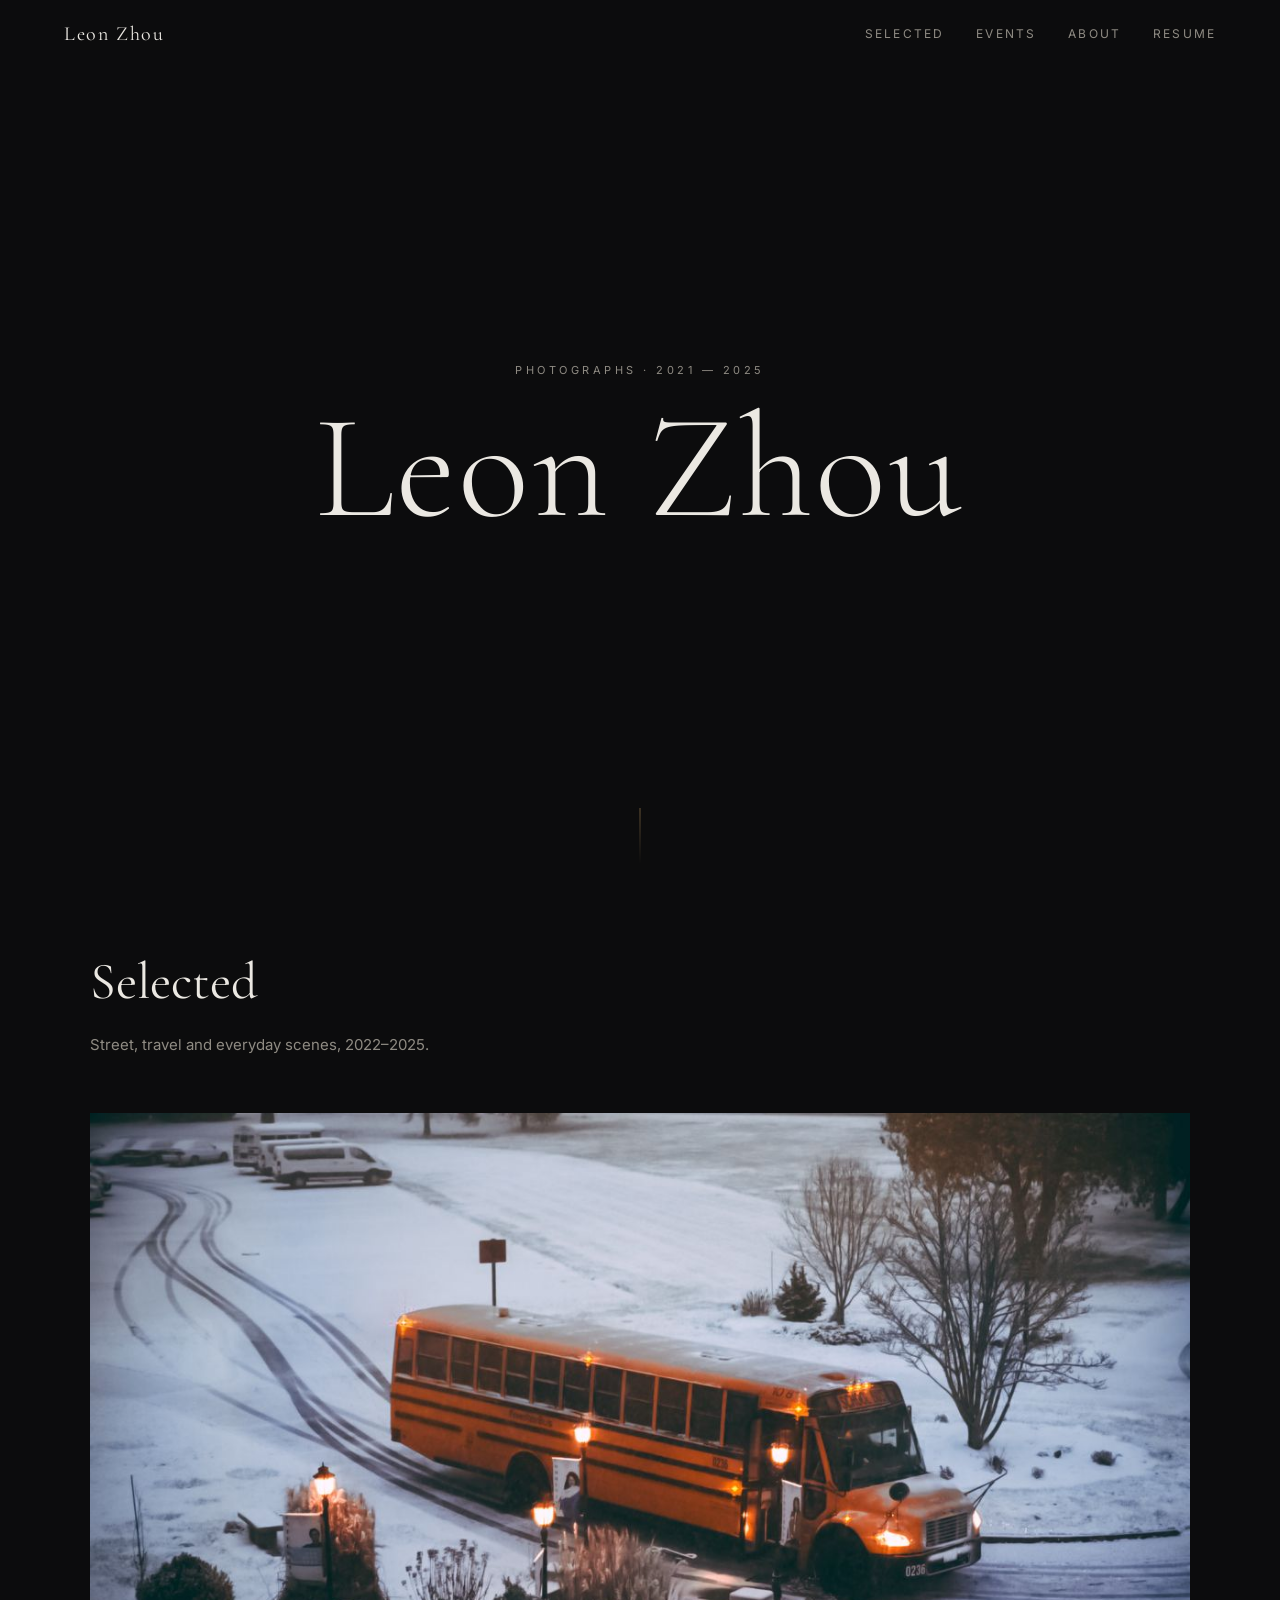
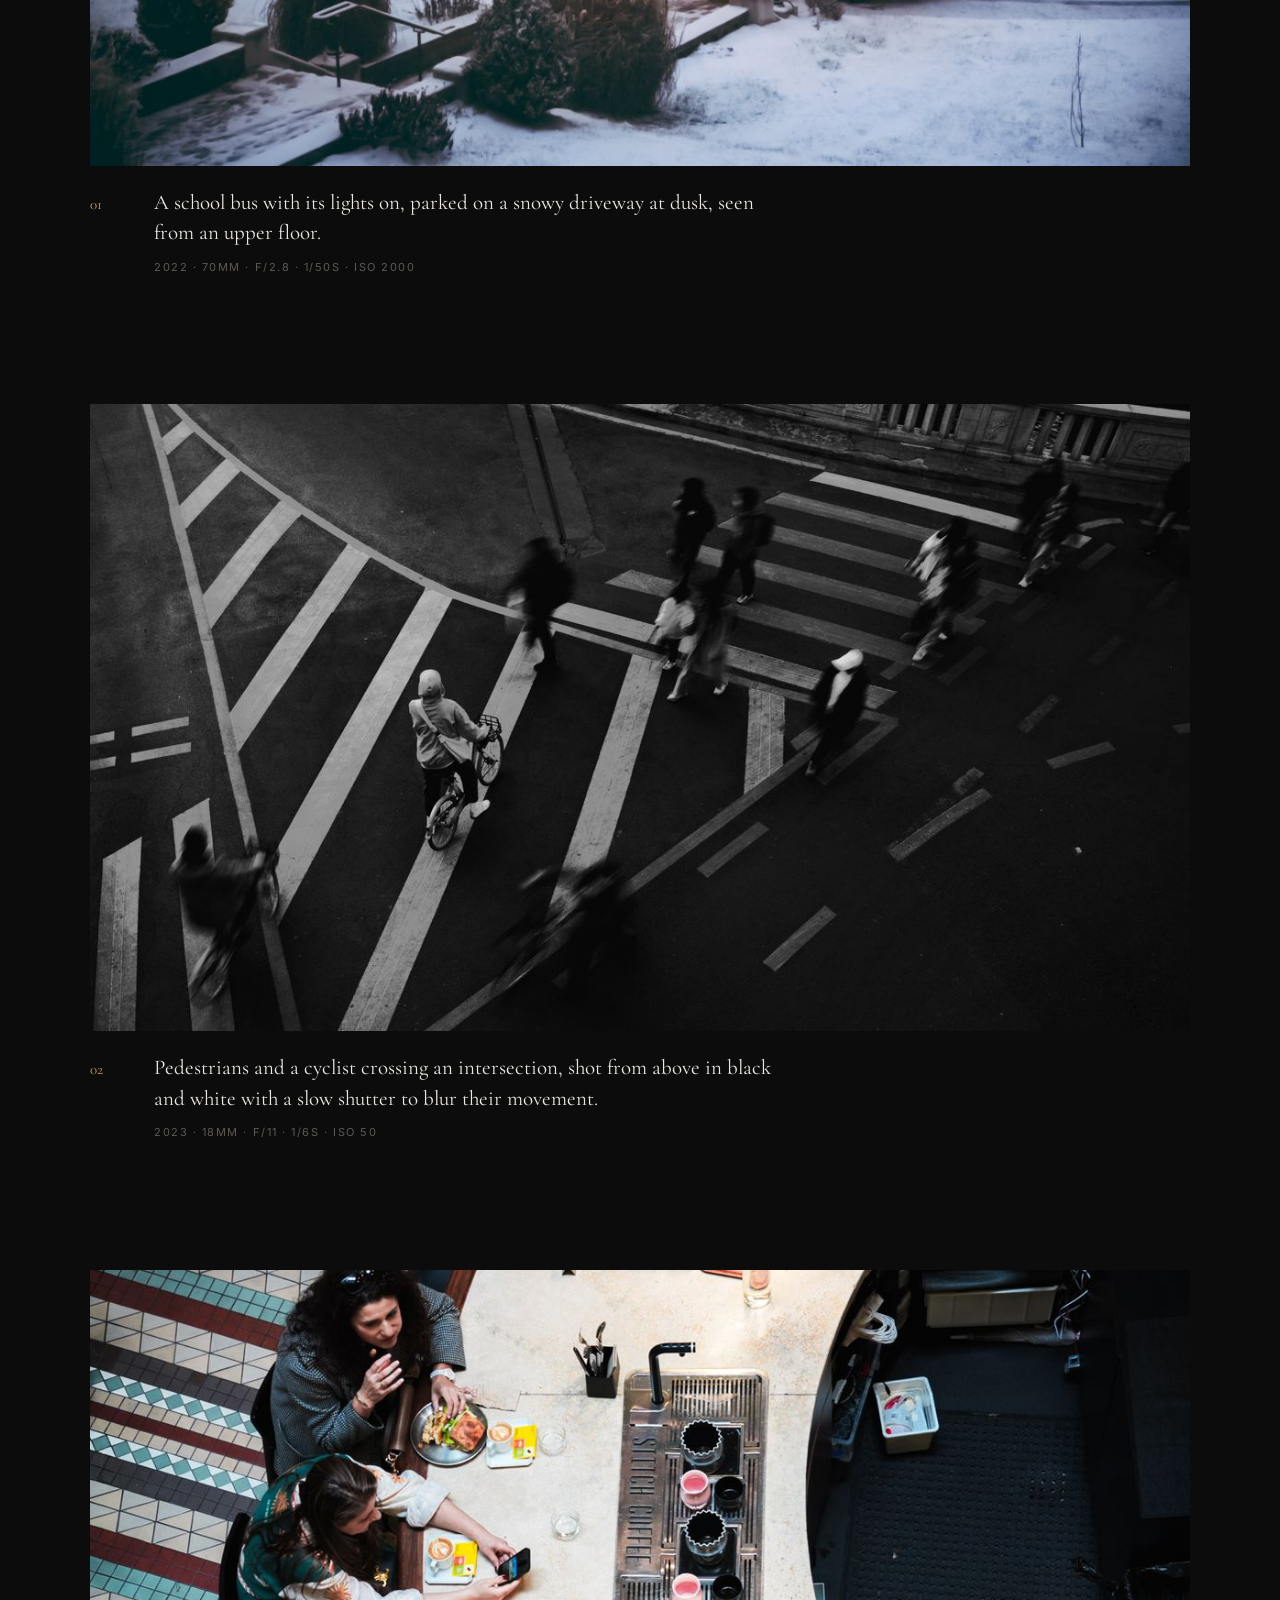
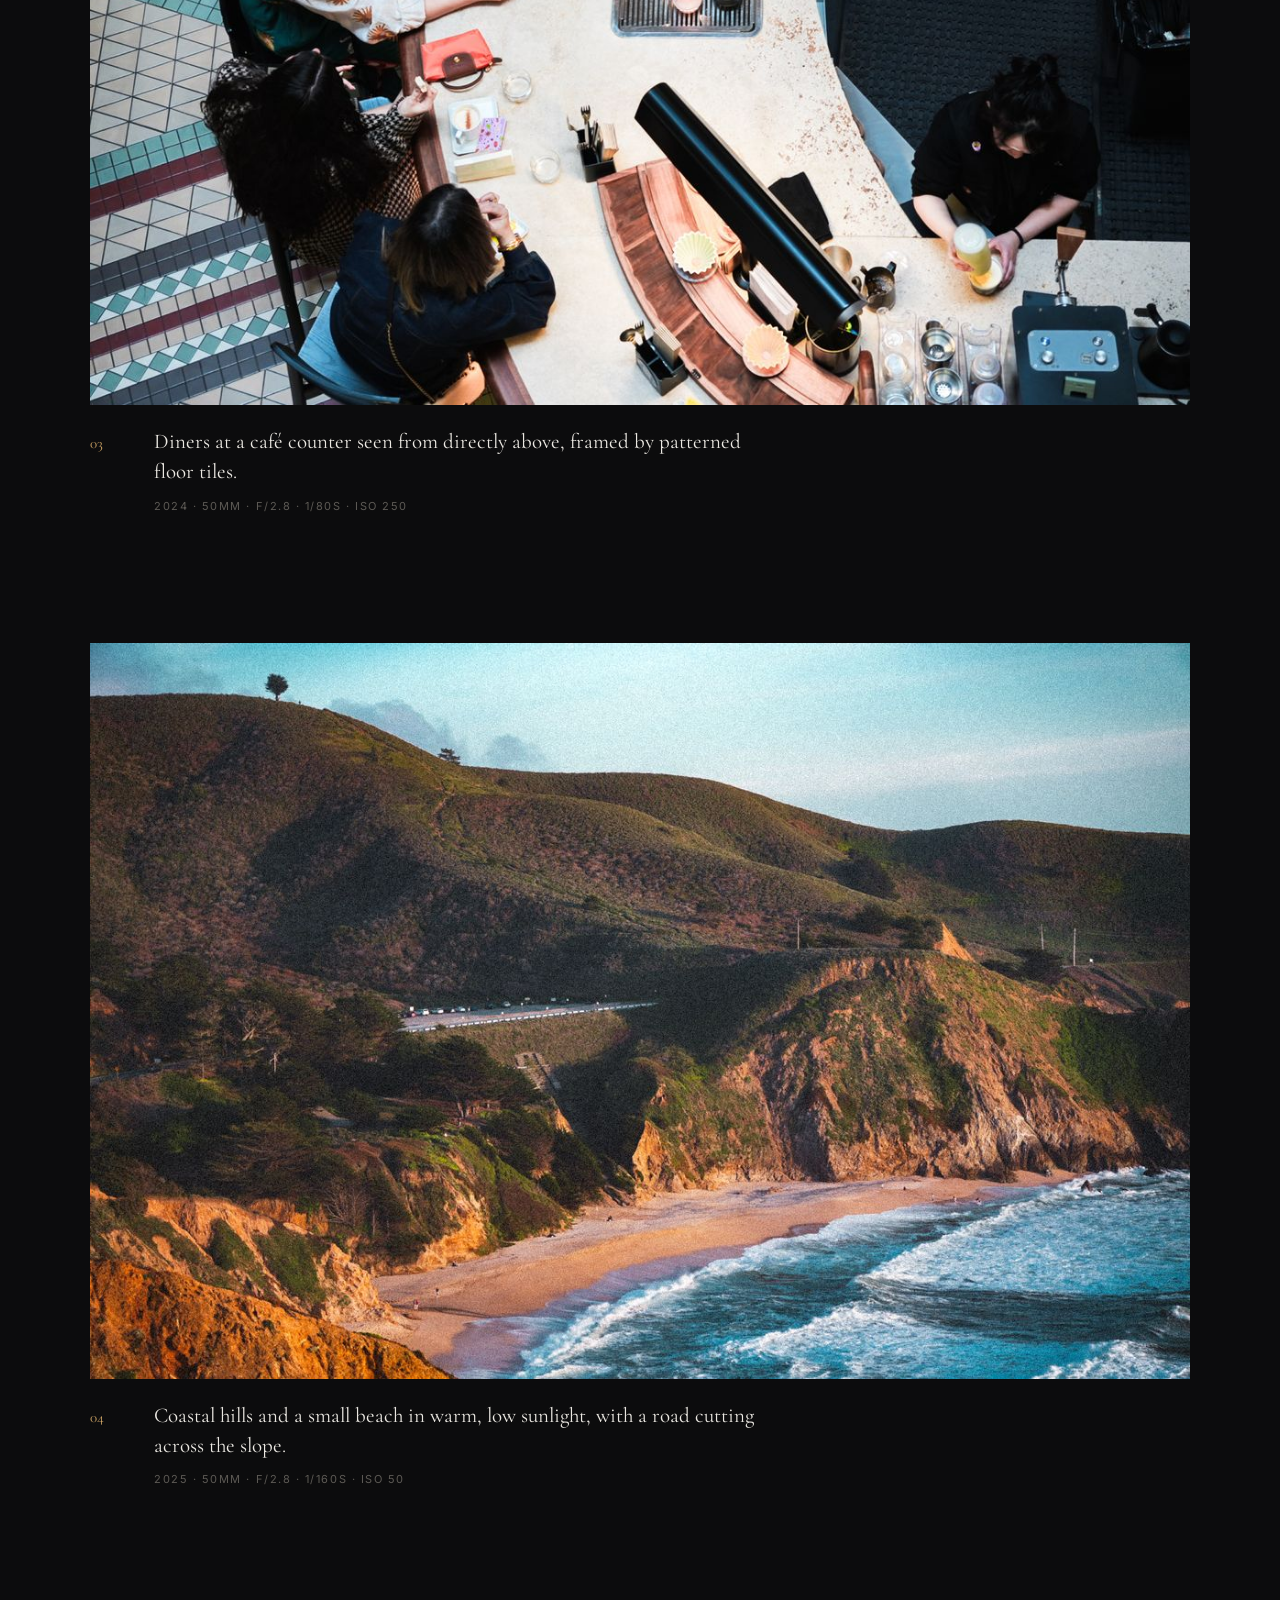
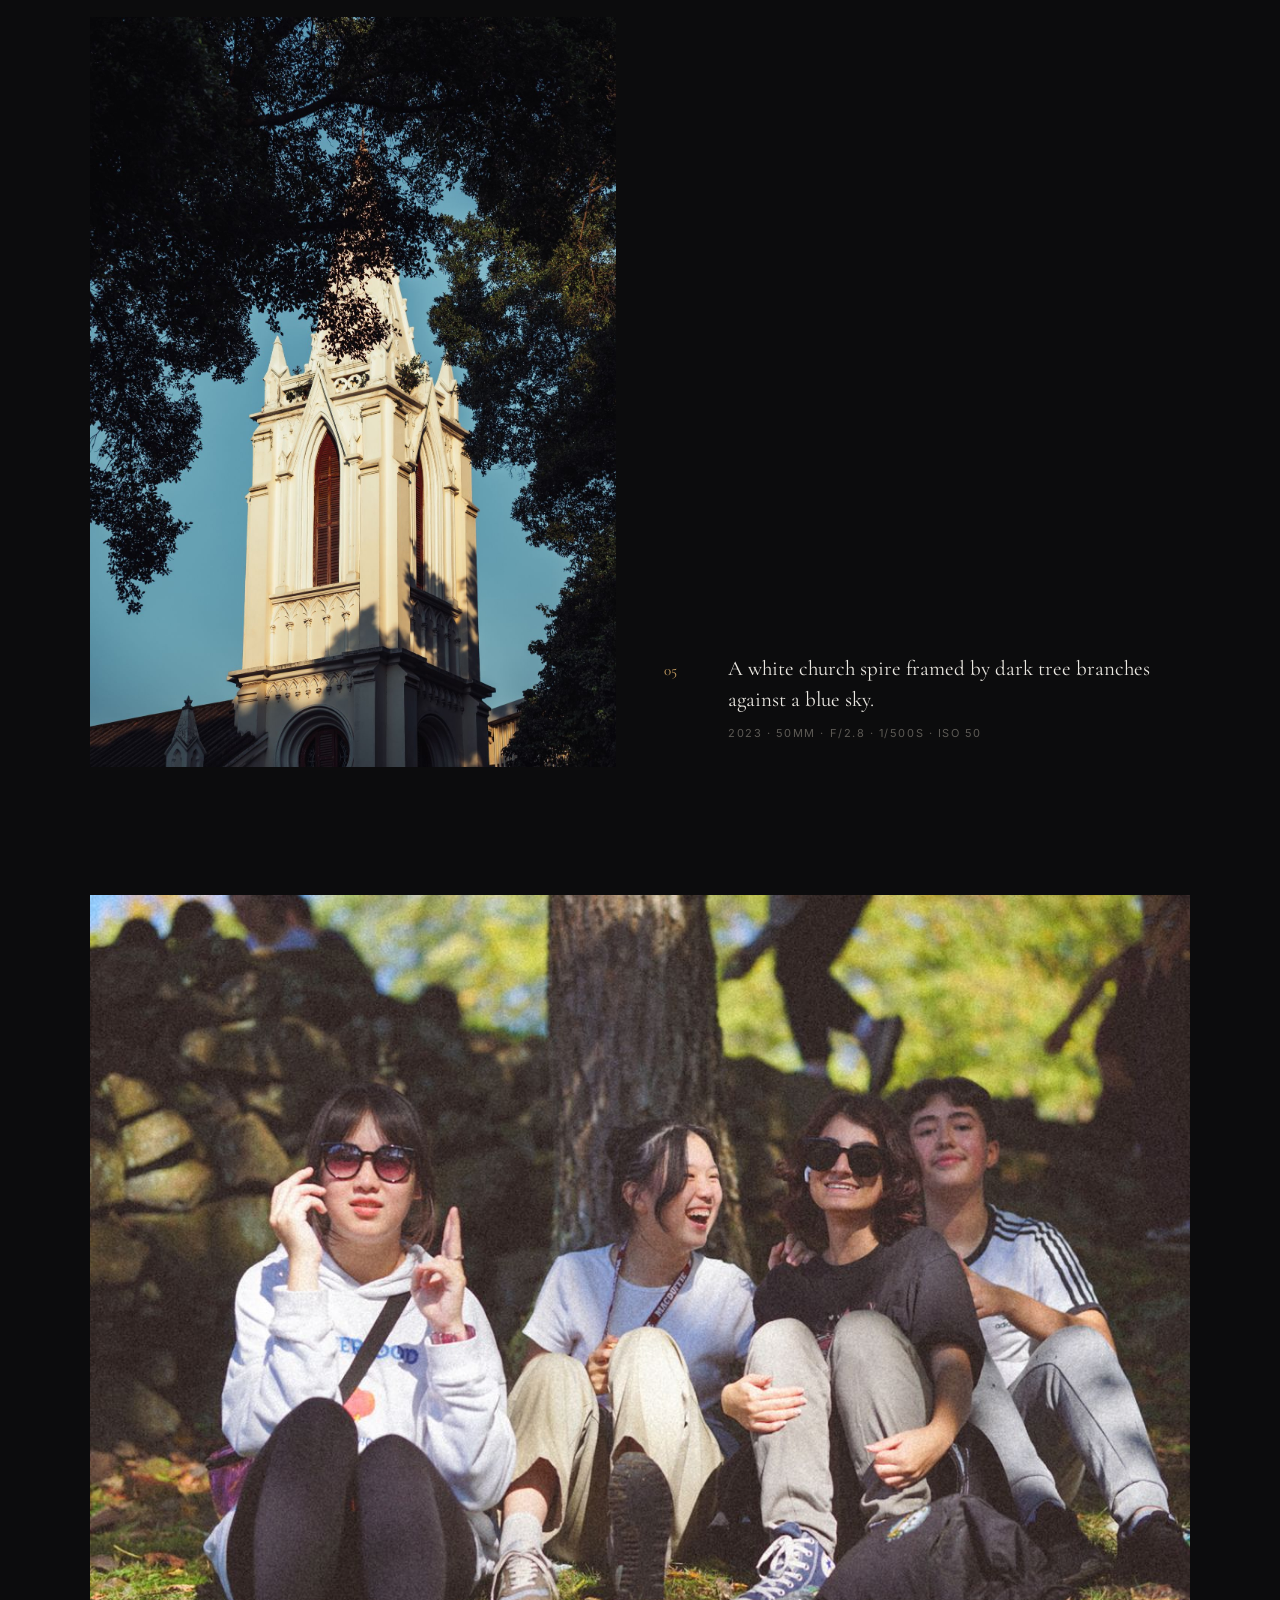
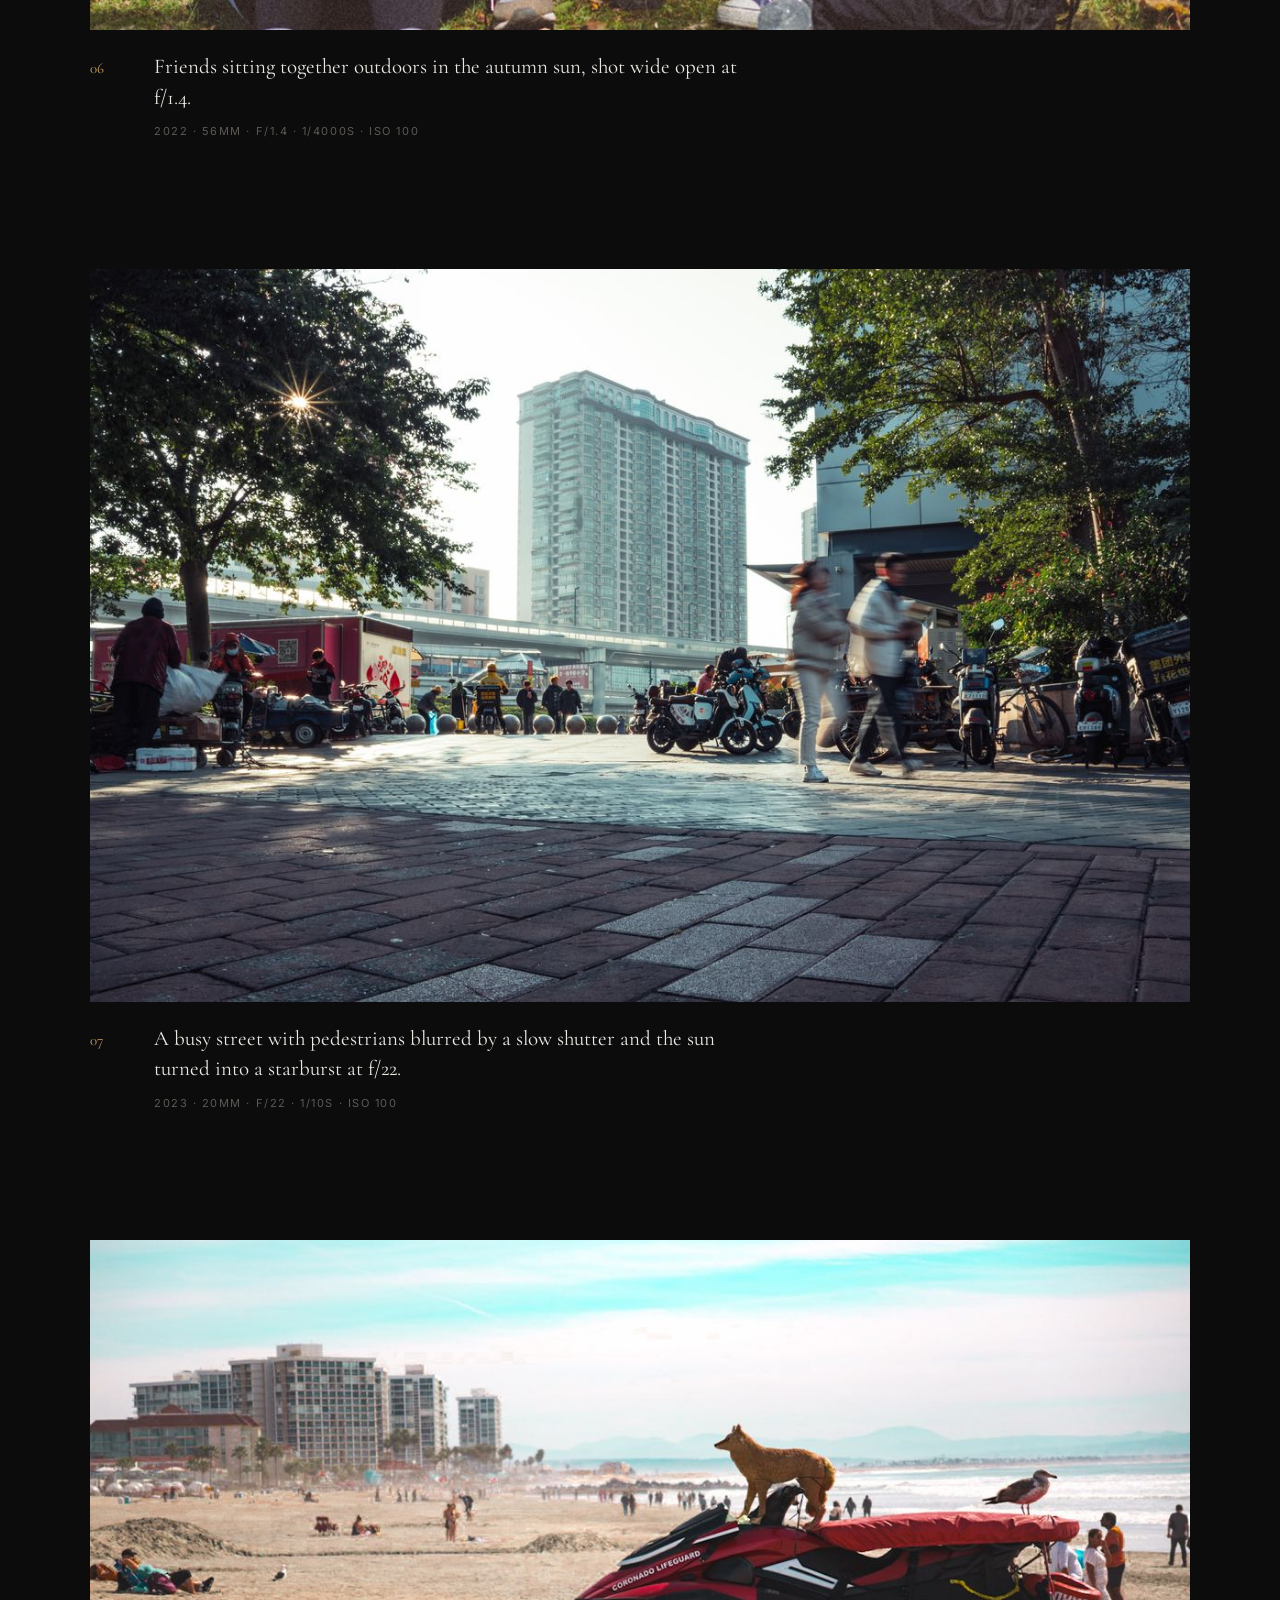
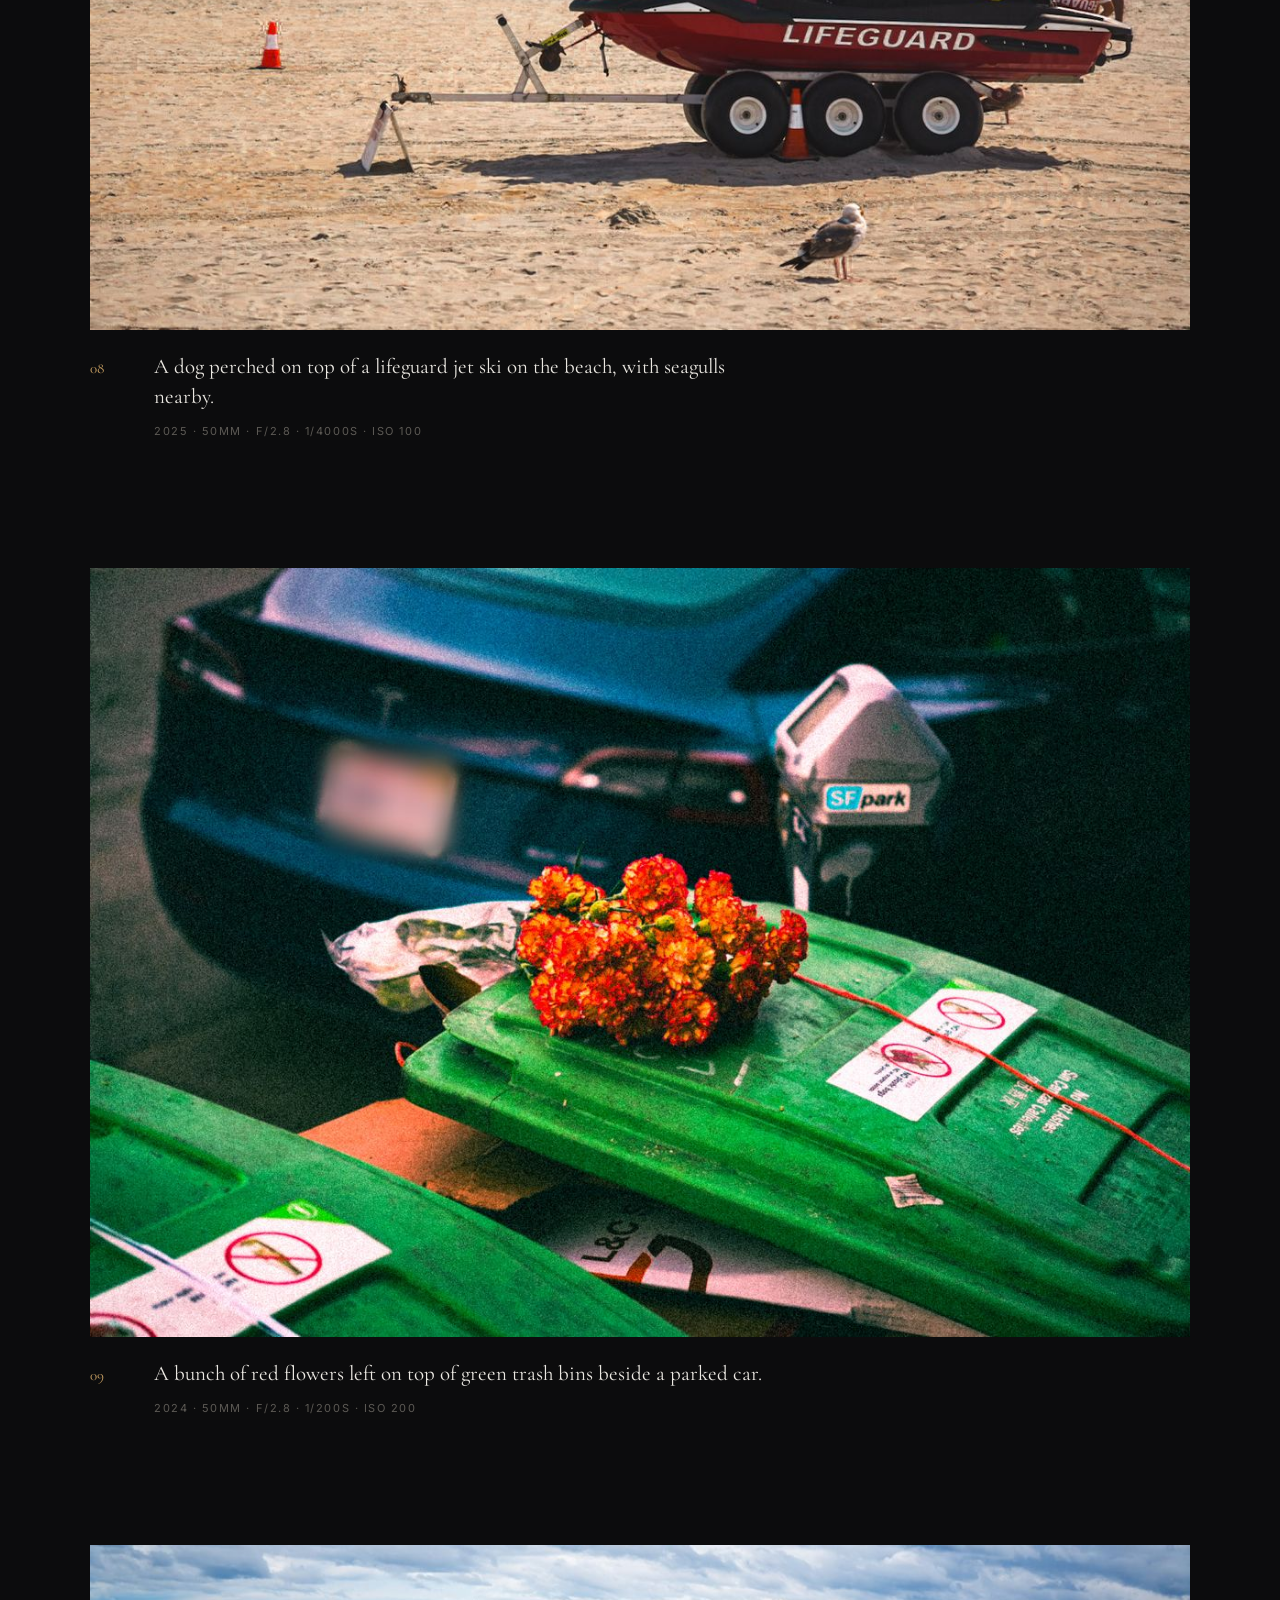
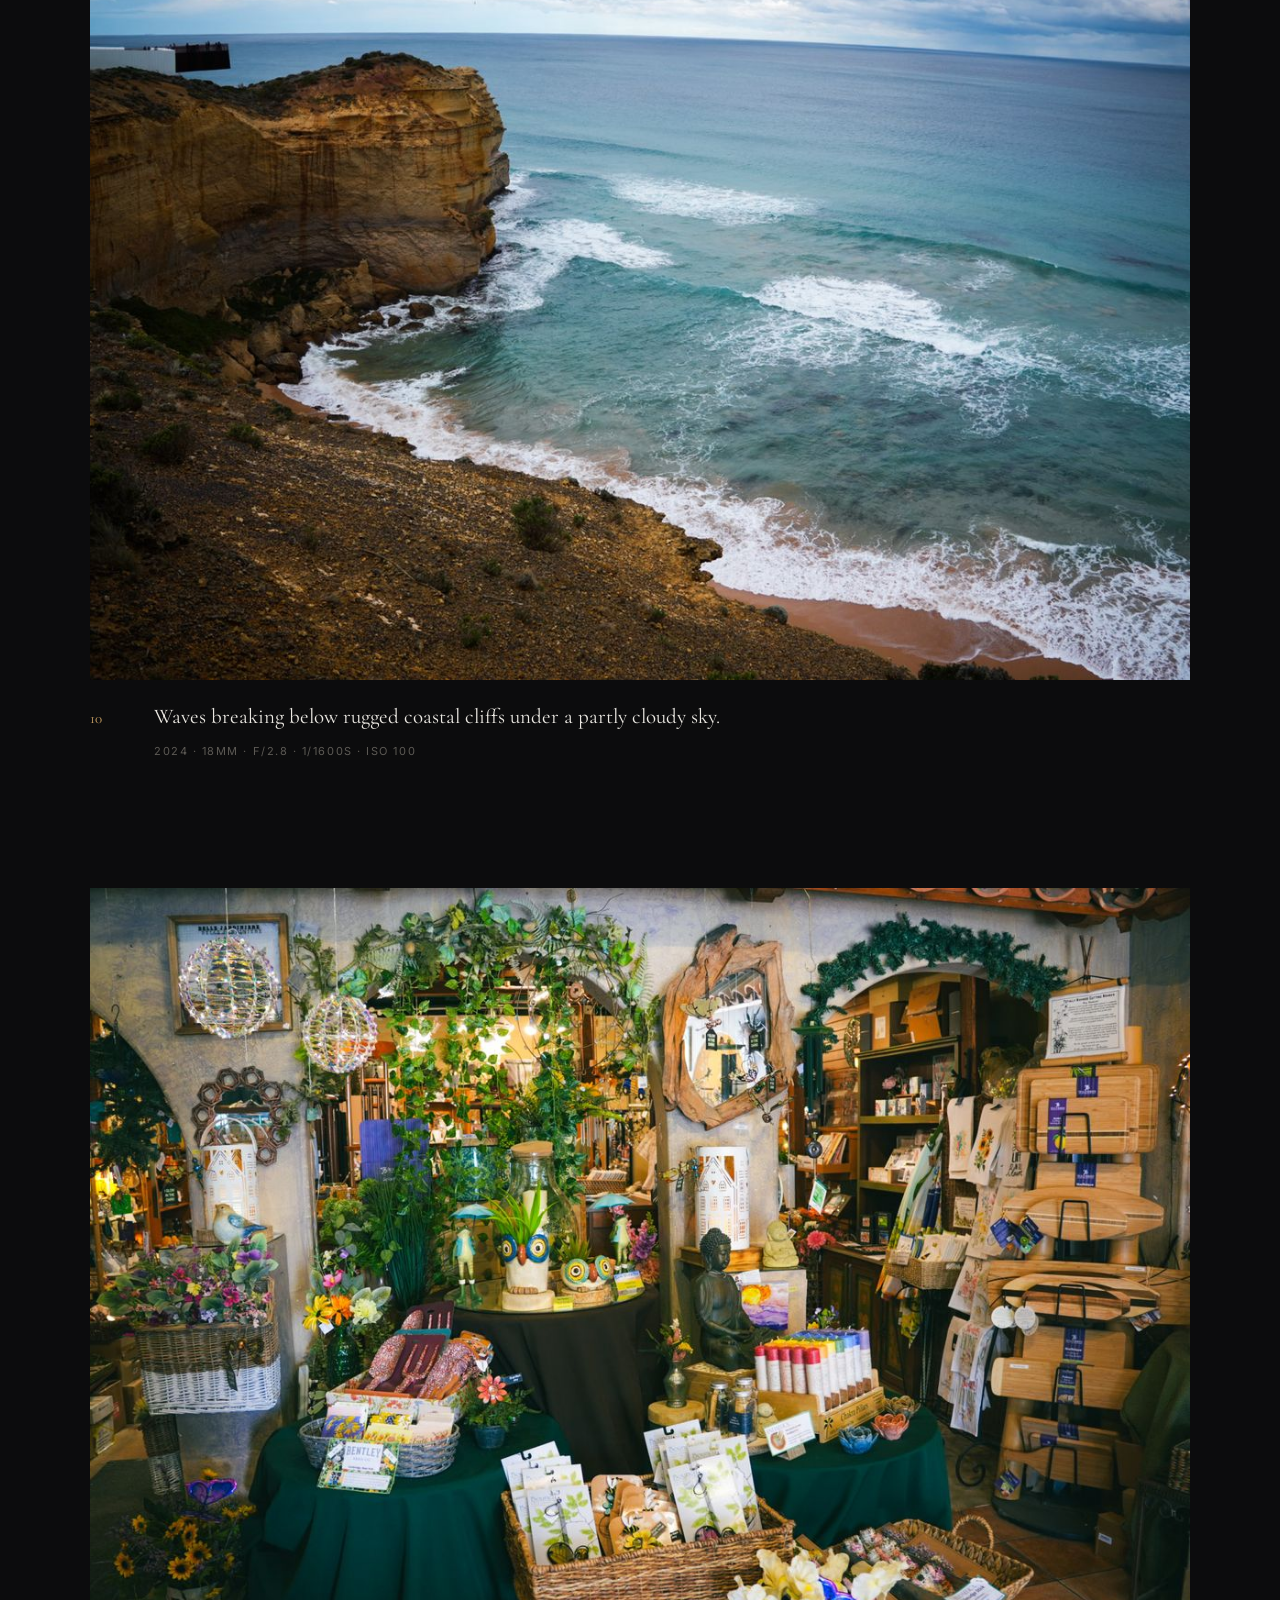
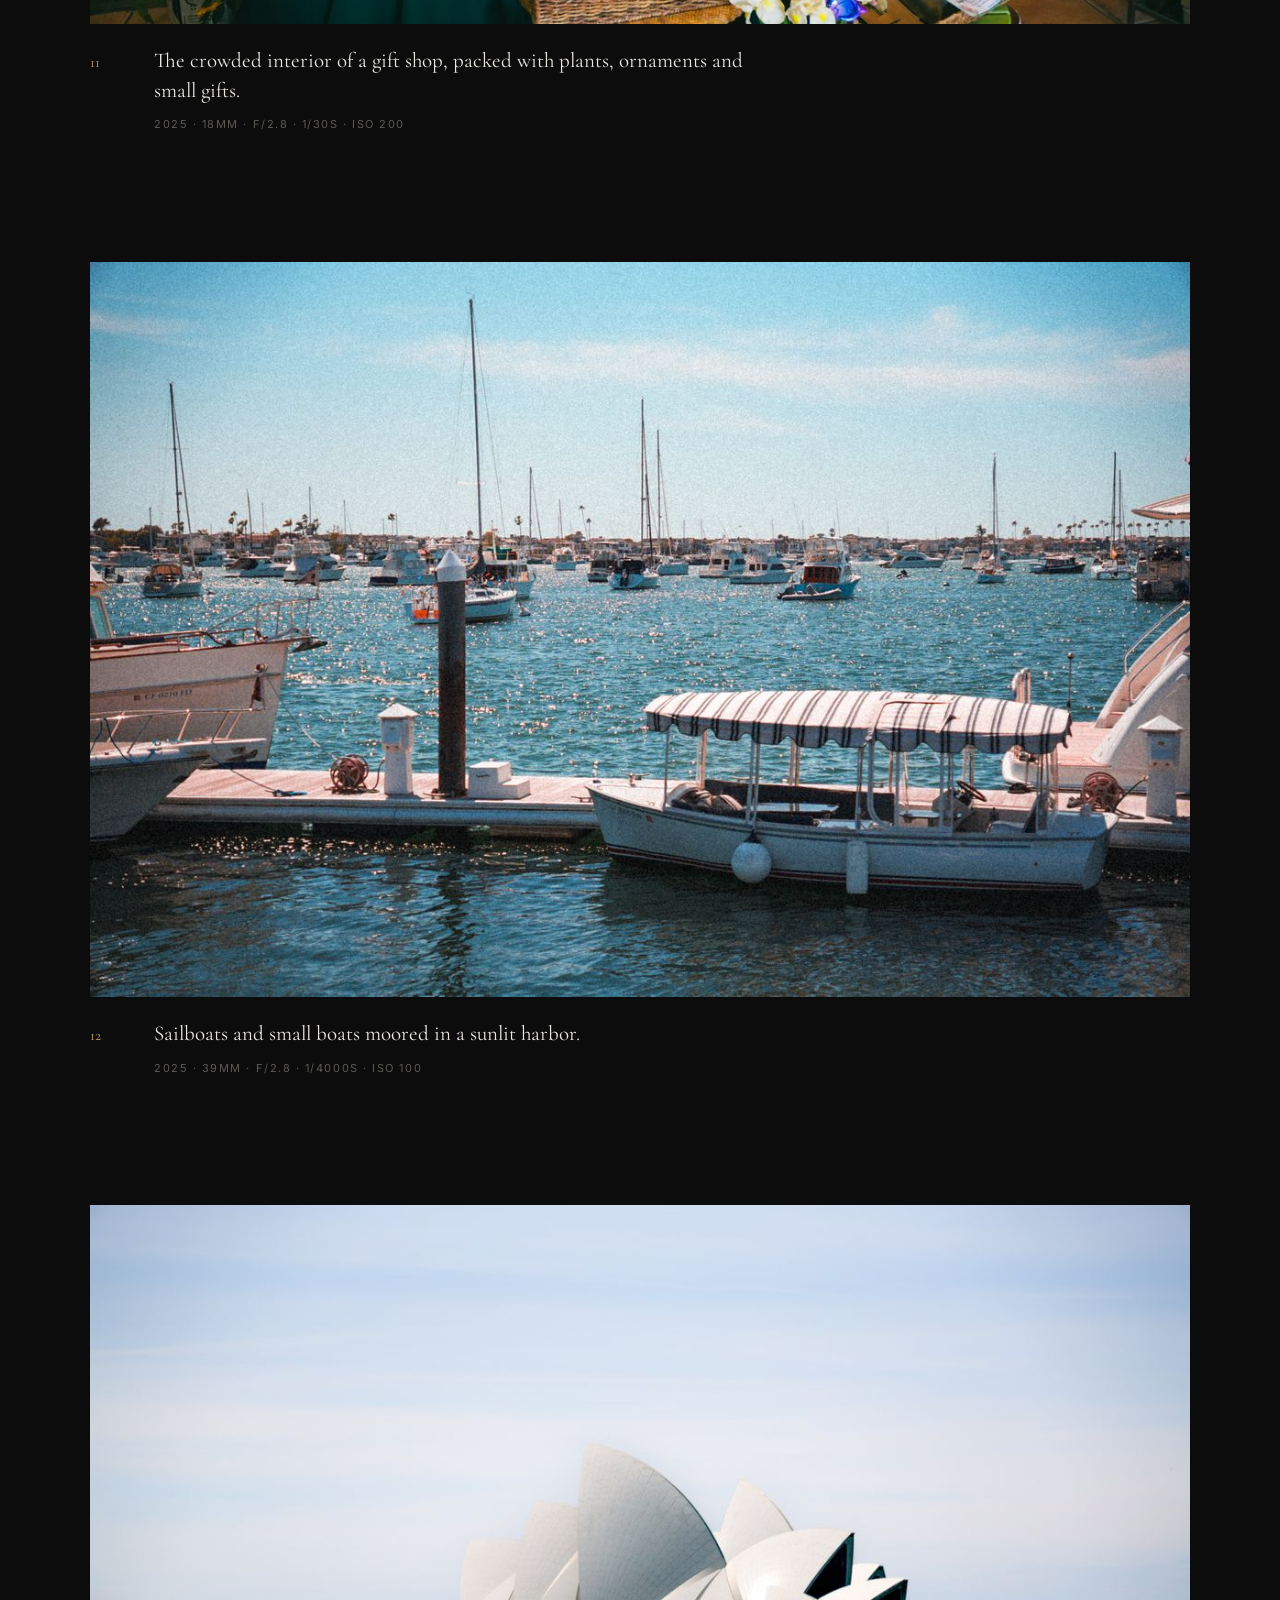
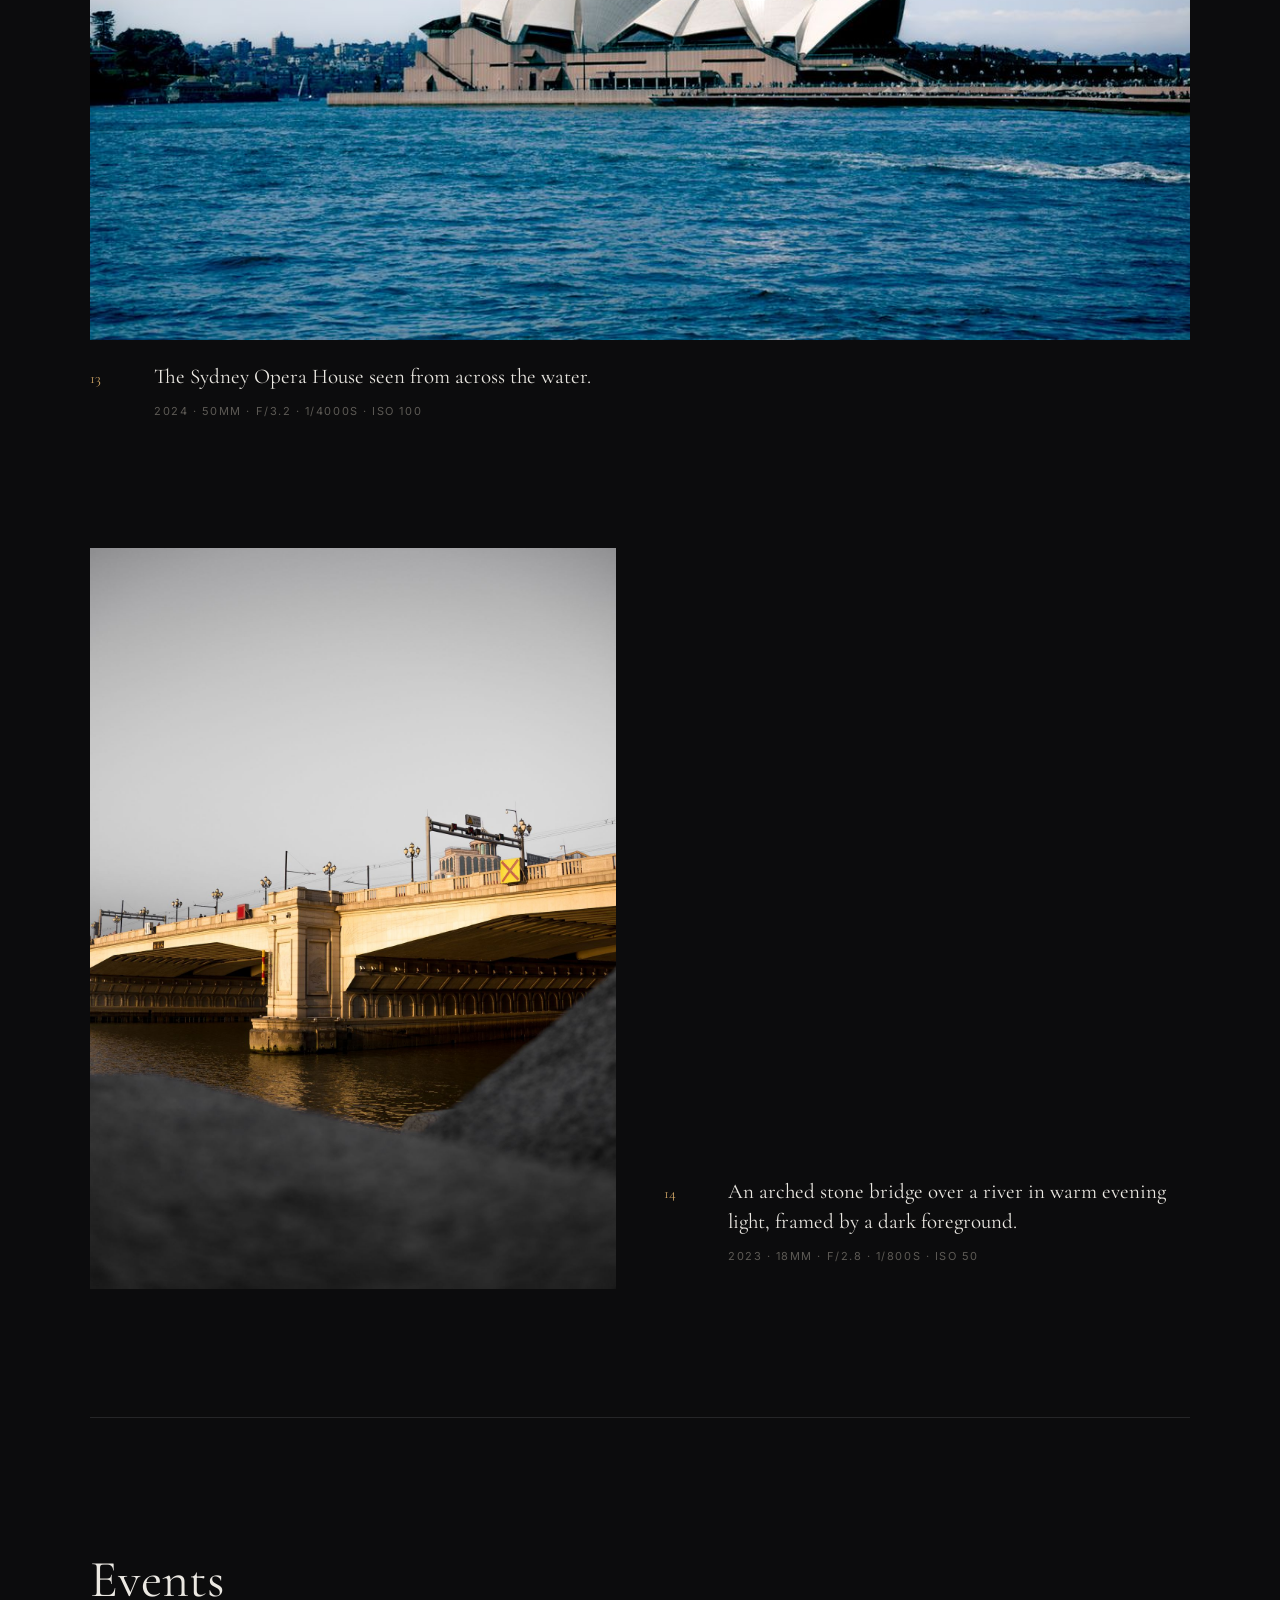
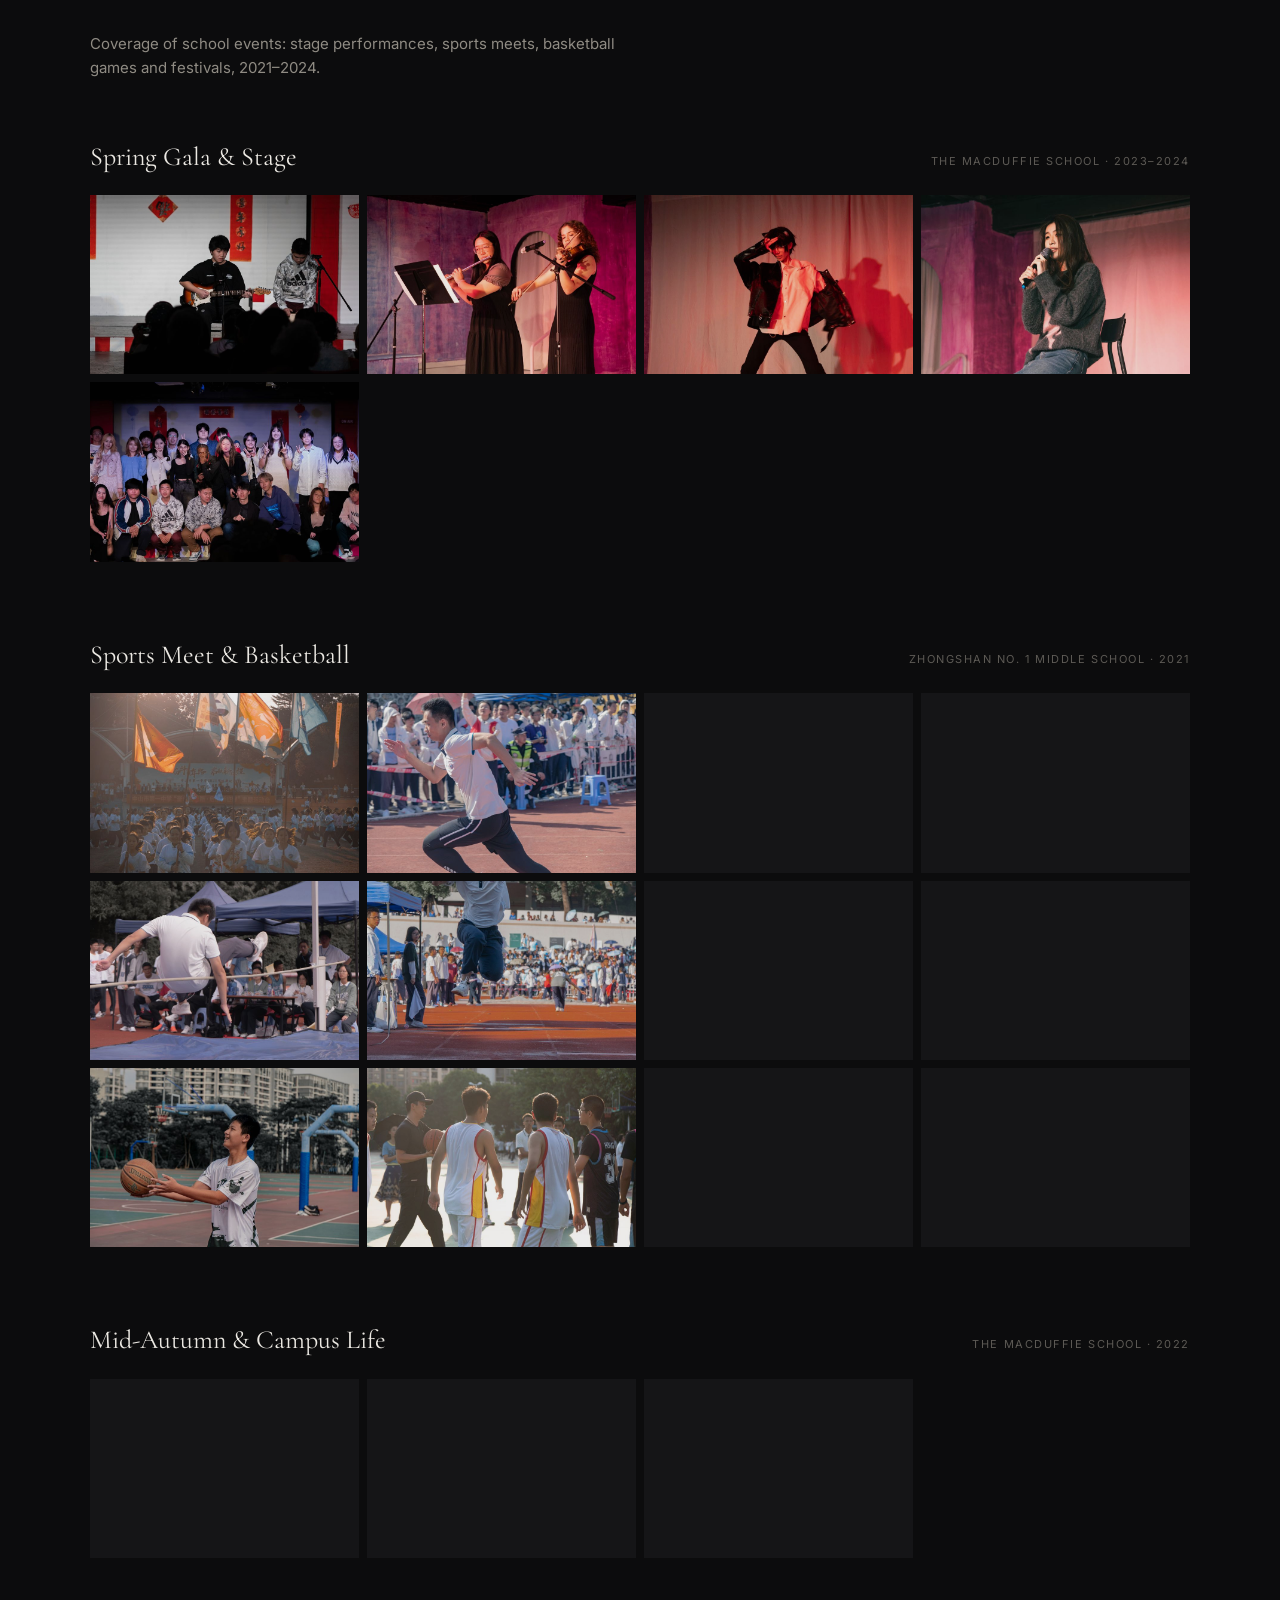
<file: index.html>
<!doctype html>
<html lang="en" class="no-js">
<head>
  <meta charset="utf-8">
  <script>document.documentElement.classList.remove('no-js')</script>
  <meta name="viewport" content="width=device-width, initial-scale=1">
  <title>Leon Zhou — Photographs</title>
  <meta name="description" content="Photographs by Leon (Lihong) Zhou: selected work and event coverage, 2021–2025.">
  <meta property="og:title" content="Leon Zhou — Photographs">
  <meta property="og:description" content="Selected photographs and event coverage, 2021–2025.">
  <meta property="og:image" content="img/sel/snow-bus-1200.jpg">
  <meta name="theme-color" content="#0c0c0d">
  <link rel="icon" href="data:image/svg+xml,%3Csvg xmlns='http://www.w3.org/2000/svg' viewBox='0 0 32 32'%3E%3Crect width='32' height='32' fill='%230c0c0d'/%3E%3Ccircle cx='16' cy='16' r='9' fill='none' stroke='%23c9a063' stroke-width='2'/%3E%3Ccircle cx='16' cy='16' r='3' fill='%23c9a063'/%3E%3C/svg%3E">
  <link rel="preconnect" href="https://fonts.googleapis.com">
  <link rel="preconnect" href="https://fonts.gstatic.com" crossorigin>
  <link href="https://fonts.googleapis.com/css2?family=Cormorant+Garamond:ital,wght@0,300;0,400;1,400&family=Inter:wght@400;500&display=swap" rel="stylesheet">
  <link rel="stylesheet" href="css/site.css">
</head>
<body>
  <header class="nav" id="nav">
    <a class="brand" href="#top">Leon Zhou</a>
    <nav>
      <a class="opt" href="#selected">Selected</a>
      <a href="#events">Events</a>
      <a href="#about">About</a>
      <a class="has-preview" href="resume/">Resume
        <span class="peek" aria-hidden="true">
          <img src="resume/preview.jpg" width="520" height="673" alt="" loading="lazy" decoding="async">
          <em>View full resume →</em>
        </span>
      </a>
    </nav>
  </header>

  <main>
    <section class="title" id="top">
      <p class="kicker">Photographs · 2021 — 2025</p>
      <h1>Leon Zhou</h1>
      <a class="cue" href="#selected" aria-label="Scroll to selected work"><span></span></a>
    </section>

    <section class="selected" id="selected">
      <div class="section-head reveal">
        <h2>Selected</h2>
        <p>Street, travel and everyday scenes, 2022–2025.</p>
      </div>
      
      <figure class="frame landscape reveal">
        <a class="shot" href="img/sel/snow-bus-2000.jpg" data-lb="sel" data-cap="A school bus with its lights on, parked on a snowy driveway at dusk, seen from an upper floor.">
          <img src="img/sel/snow-bus-1200.jpg" srcset="img/sel/snow-bus-1200.jpg 1200w, img/sel/snow-bus-2000.jpg 1613w"
               sizes="(min-width: 1100px) 1100px, 100vw" width="1200" height="712" alt="School bus with its lights on in the snow at dusk" loading="eager" decoding="async">
        </a>
        <figcaption>
          <span class="no">01</span>
          <p class="desc">A school bus with its lights on, parked on a snowy driveway at dusk, seen from an upper floor.</p>
          <p class="meta">2022 · 70mm · f/2.8 · 1/50s · ISO 2000</p>
        </figcaption>
      </figure>
      <figure class="frame landscape reveal">
        <a class="shot" href="img/sel/crosswalk-2000.jpg" data-lb="sel" data-cap="Pedestrians and a cyclist crossing an intersection, shot from above in black and white with a slow shutter to blur their movement.">
          <img src="img/sel/crosswalk-1200.jpg" srcset="img/sel/crosswalk-1200.jpg 1200w, img/sel/crosswalk-2000.jpg 2000w"
               sizes="(min-width: 1100px) 1100px, 100vw" width="1200" height="684" alt="Black-and-white overhead view of people crossing a street" loading="lazy" decoding="async">
        </a>
        <figcaption>
          <span class="no">02</span>
          <p class="desc">Pedestrians and a cyclist crossing an intersection, shot from above in black and white with a slow shutter to blur their movement.</p>
          <p class="meta">2023 · 18mm · f/11 · 1/6s · ISO 50</p>
        </figcaption>
      </figure>
      <figure class="frame landscape reveal">
        <a class="shot" href="img/sel/cafe-2000.jpg" data-lb="sel" data-cap="Diners at a café counter seen from directly above, framed by patterned floor tiles.">
          <img src="img/sel/cafe-1200.jpg" srcset="img/sel/cafe-1200.jpg 1200w, img/sel/cafe-2000.jpg 1616w"
               sizes="(min-width: 1100px) 1100px, 100vw" width="1200" height="802" alt="Overhead view of people eating at a café counter" loading="lazy" decoding="async">
        </a>
        <figcaption>
          <span class="no">03</span>
          <p class="desc">Diners at a café counter seen from directly above, framed by patterned floor tiles.</p>
          <p class="meta">2024 · 50mm · f/2.8 · 1/80s · ISO 250</p>
        </figcaption>
      </figure>
      <figure class="frame landscape reveal">
        <a class="shot" href="img/sel/coast-2000.jpg" data-lb="sel" data-cap="Coastal hills and a small beach in warm, low sunlight, with a road cutting across the slope.">
          <img src="img/sel/coast-1200.jpg" srcset="img/sel/coast-1200.jpg 1200w, img/sel/coast-2000.jpg 1616w"
               sizes="(min-width: 1100px) 1100px, 100vw" width="1200" height="802" alt="Coastal hills and a beach in golden-hour light" loading="lazy" decoding="async">
        </a>
        <figcaption>
          <span class="no">04</span>
          <p class="desc">Coastal hills and a small beach in warm, low sunlight, with a road cutting across the slope.</p>
          <p class="meta">2025 · 50mm · f/2.8 · 1/160s · ISO 50</p>
        </figcaption>
      </figure>
      <figure class="frame portrait reveal">
        <a class="shot" href="img/sel/spire-2000.jpg" data-lb="sel" data-cap="A white church spire framed by dark tree branches against a blue sky.">
          <img src="img/sel/spire-1200.jpg" srcset="img/sel/spire-1200.jpg 842w, img/sel/spire-2000.jpg 1403w"
               sizes="(min-width: 1100px) 1100px, 100vw" width="842" height="1200" alt="White church spire framed by dark leaves" loading="lazy" decoding="async">
        </a>
        <figcaption>
          <span class="no">05</span>
          <p class="desc">A white church spire framed by dark tree branches against a blue sky.</p>
          <p class="meta">2023 · 50mm · f/2.8 · 1/500s · ISO 50</p>
        </figcaption>
      </figure>
      <figure class="frame landscape reveal">
        <a class="shot" href="img/sel/autumn-2000.jpg" data-lb="sel" data-cap="Friends sitting together outdoors in the autumn sun, shot wide open at f/1.4.">
          <img src="img/sel/autumn-1200.jpg" srcset="img/sel/autumn-1200.jpg 1200w, img/sel/autumn-2000.jpg 2000w"
               sizes="(min-width: 1100px) 1100px, 100vw" width="1200" height="802" alt="Friends laughing together in the autumn sun" loading="lazy" decoding="async">
        </a>
        <figcaption>
          <span class="no">06</span>
          <p class="desc">Friends sitting together outdoors in the autumn sun, shot wide open at f/1.4.</p>
          <p class="meta">2022 · 56mm · f/1.4 · 1/4000s · ISO 100</p>
        </figcaption>
      </figure>
      <figure class="frame landscape reveal">
        <a class="shot" href="img/sel/street-2000.jpg" data-lb="sel" data-cap="A busy street with pedestrians blurred by a slow shutter and the sun turned into a starburst at f/22.">
          <img src="img/sel/street-1200.jpg" srcset="img/sel/street-1200.jpg 1200w, img/sel/street-2000.jpg 2000w"
               sizes="(min-width: 1100px) 1100px, 100vw" width="1200" height="800" alt="Street scene with blurred pedestrians and a sunburst" loading="lazy" decoding="async">
        </a>
        <figcaption>
          <span class="no">07</span>
          <p class="desc">A busy street with pedestrians blurred by a slow shutter and the sun turned into a starburst at f/22.</p>
          <p class="meta">2023 · 20mm · f/22 · 1/10s · ISO 100</p>
        </figcaption>
      </figure>
      <figure class="frame landscape reveal">
        <a class="shot" href="img/sel/lifeguard-2000.jpg" data-lb="sel" data-cap="A dog perched on top of a lifeguard jet ski on the beach, with seagulls nearby.">
          <img src="img/sel/lifeguard-1200.jpg" srcset="img/sel/lifeguard-1200.jpg 1200w, img/sel/lifeguard-2000.jpg 1450w"
               sizes="(min-width: 1100px) 1100px, 100vw" width="1200" height="752" alt="Dog standing on a lifeguard jet ski on the beach" loading="lazy" decoding="async">
        </a>
        <figcaption>
          <span class="no">08</span>
          <p class="desc">A dog perched on top of a lifeguard jet ski on the beach, with seagulls nearby.</p>
          <p class="meta">2025 · 50mm · f/2.8 · 1/4000s · ISO 100</p>
        </figcaption>
      </figure>
      <figure class="frame landscape reveal">
        <a class="shot" href="img/sel/flowers-2000.jpg" data-lb="sel" data-cap="A bunch of red flowers left on top of green trash bins beside a parked car.">
          <img src="img/sel/flowers-1200.jpg" srcset="img/sel/flowers-1200.jpg 1200w, img/sel/flowers-2000.jpg 1544w"
               sizes="(min-width: 1100px) 1100px, 100vw" width="1200" height="839" alt="Red flowers left on top of green trash bins" loading="lazy" decoding="async">
        </a>
        <figcaption>
          <span class="no">09</span>
          <p class="desc">A bunch of red flowers left on top of green trash bins beside a parked car.</p>
          <p class="meta">2024 · 50mm · f/2.8 · 1/200s · ISO 200</p>
        </figcaption>
      </figure>
      <figure class="frame landscape reveal">
        <a class="shot" href="img/sel/cliffs-2000.jpg" data-lb="sel" data-cap="Waves breaking below rugged coastal cliffs under a partly cloudy sky.">
          <img src="img/sel/cliffs-1200.jpg" srcset="img/sel/cliffs-1200.jpg 1200w, img/sel/cliffs-2000.jpg 1616w"
               sizes="(min-width: 1100px) 1100px, 100vw" width="1200" height="802" alt="Waves breaking below coastal cliffs" loading="lazy" decoding="async">
        </a>
        <figcaption>
          <span class="no">10</span>
          <p class="desc">Waves breaking below rugged coastal cliffs under a partly cloudy sky.</p>
          <p class="meta">2024 · 18mm · f/2.8 · 1/1600s · ISO 100</p>
        </figcaption>
      </figure>
      <figure class="frame landscape reveal">
        <a class="shot" href="img/sel/shop-2000.jpg" data-lb="sel" data-cap="The crowded interior of a gift shop, packed with plants, ornaments and small gifts.">
          <img src="img/sel/shop-1200.jpg" srcset="img/sel/shop-1200.jpg 1200w, img/sel/shop-2000.jpg 1616w"
               sizes="(min-width: 1100px) 1100px, 100vw" width="1200" height="802" alt="Crowded, colorful gift shop interior" loading="lazy" decoding="async">
        </a>
        <figcaption>
          <span class="no">11</span>
          <p class="desc">The crowded interior of a gift shop, packed with plants, ornaments and small gifts.</p>
          <p class="meta">2025 · 18mm · f/2.8 · 1/30s · ISO 200</p>
        </figcaption>
      </figure>
      <figure class="frame landscape reveal">
        <a class="shot" href="img/sel/harbor-2000.jpg" data-lb="sel" data-cap="Sailboats and small boats moored in a sunlit harbor.">
          <img src="img/sel/harbor-1200.jpg" srcset="img/sel/harbor-1200.jpg 1200w, img/sel/harbor-2000.jpg 1616w"
               sizes="(min-width: 1100px) 1100px, 100vw" width="1200" height="802" alt="Boats moored in a sunny harbor" loading="lazy" decoding="async">
        </a>
        <figcaption>
          <span class="no">12</span>
          <p class="desc">Sailboats and small boats moored in a sunlit harbor.</p>
          <p class="meta">2025 · 39mm · f/2.8 · 1/4000s · ISO 100</p>
        </figcaption>
      </figure>
      <figure class="frame landscape reveal">
        <a class="shot" href="img/sel/sails-2000.jpg" data-lb="sel" data-cap="The Sydney Opera House seen from across the water.">
          <img src="img/sel/sails-1200.jpg" srcset="img/sel/sails-1200.jpg 1200w, img/sel/sails-2000.jpg 1616w"
               sizes="(min-width: 1100px) 1100px, 100vw" width="1200" height="802" alt="Sydney Opera House seen from the water" loading="lazy" decoding="async">
        </a>
        <figcaption>
          <span class="no">13</span>
          <p class="desc">The Sydney Opera House seen from across the water.</p>
          <p class="meta">2024 · 50mm · f/3.2 · 1/4000s · ISO 100</p>
        </figcaption>
      </figure>
      <figure class="frame portrait reveal">
        <a class="shot" href="img/sel/bridge-2000.jpg" data-lb="sel" data-cap="An arched stone bridge over a river in warm evening light, framed by a dark foreground.">
          <img src="img/sel/bridge-1200.jpg" srcset="img/sel/bridge-1200.jpg 852w, img/sel/bridge-2000.jpg 1420w"
               sizes="(min-width: 1100px) 1100px, 100vw" width="852" height="1200" alt="Stone bridge over a river at dusk" loading="lazy" decoding="async">
        </a>
        <figcaption>
          <span class="no">14</span>
          <p class="desc">An arched stone bridge over a river in warm evening light, framed by a dark foreground.</p>
          <p class="meta">2023 · 18mm · f/2.8 · 1/800s · ISO 50</p>
        </figcaption>
      </figure>
    </section>

    <section class="events" id="events">
      <div class="section-head reveal">
        <h2>Events</h2>
        <p>Coverage of school events: stage performances, sports meets, basketball games and festivals, 2021–2024.</p>
      </div>
      
      <div class="group reveal">
        <div class="group-head">
          <h3>Spring Gala &amp; Stage</h3>
          <p class="meta">The MacDuffie School · 2023–2024</p>
        </div>
        <div class="grid">
          <a class="tile" href="img/ev/dsc08910-full.jpg" data-lb="ev" data-cap="Spring Gala &amp; Stage · The MacDuffie School · 2023–2024">
            <img src="img/ev/dsc08910-thumb.jpg" width="900" height="600" alt="Student playing electric guitar on stage, audience in silhouette" loading="lazy" decoding="async">
          </a>
          <a class="tile" href="img/ev/dsc00626-full.jpg" data-lb="ev" data-cap="Spring Gala &amp; Stage · The MacDuffie School · 2023–2024">
            <img src="img/ev/dsc00626-thumb.jpg" width="900" height="600" alt="Flute and violin duet on stage" loading="lazy" decoding="async">
          </a>
          <a class="tile" href="img/ev/dsc00611-full.jpg" data-lb="ev" data-cap="Spring Gala &amp; Stage · The MacDuffie School · 2023–2024">
            <img src="img/ev/dsc00611-thumb.jpg" width="900" height="600" alt="Dancer performing under red stage light" loading="lazy" decoding="async">
          </a>
          <a class="tile" href="img/ev/dsc00638-full.jpg" data-lb="ev" data-cap="Spring Gala &amp; Stage · The MacDuffie School · 2023–2024">
            <img src="img/ev/dsc00638-thumb.jpg" width="900" height="600" alt="Singer performing on stage with a microphone" loading="lazy" decoding="async">
          </a>
          <a class="tile" href="img/ev/dsc08992-full.jpg" data-lb="ev" data-cap="Spring Gala &amp; Stage · The MacDuffie School · 2023–2024">
            <img src="img/ev/dsc08992-thumb.jpg" width="900" height="600" alt="Spring Gala performers posing together on stage" loading="lazy" decoding="async">
          </a>
        </div>
      </div>
      <div class="group reveal">
        <div class="group-head">
          <h3>Sports Meet &amp; Basketball</h3>
          <p class="meta">Zhongshan No. 1 Middle School · 2021</p>
        </div>
        <div class="grid">
          <a class="tile" href="img/ev/108822-full.jpg" data-lb="ev" data-cap="Sports Meet &amp; Basketball · Zhongshan No. 1 Middle School · 2021">
            <img src="img/ev/108822-thumb.jpg" width="900" height="600" alt="Students marching with flags at the sports meet" loading="lazy" decoding="async">
          </a>
          <a class="tile" href="img/ev/108861-full.jpg" data-lb="ev" data-cap="Sports Meet &amp; Basketball · Zhongshan No. 1 Middle School · 2021">
            <img src="img/ev/108861-thumb.jpg" width="900" height="600" alt="Sprinter driving forward in front of a cheering crowd" loading="lazy" decoding="async">
          </a>
          <a class="tile" href="img/ev/102710-full.jpg" data-lb="ev" data-cap="Sports Meet &amp; Basketball · Zhongshan No. 1 Middle School · 2021">
            <img src="img/ev/102710-thumb.jpg" width="900" height="600" alt="Basketball players in a defensive stance" loading="lazy" decoding="async">
          </a>
          <a class="tile" href="img/ev/108849-full.jpg" data-lb="ev" data-cap="Sports Meet &amp; Basketball · Zhongshan No. 1 Middle School · 2021">
            <img src="img/ev/108849-thumb.jpg" width="900" height="600" alt="Long jumper landing in the sand pit" loading="lazy" decoding="async">
          </a>
          <a class="tile" href="img/ev/108833-full.jpg" data-lb="ev" data-cap="Sports Meet &amp; Basketball · Zhongshan No. 1 Middle School · 2021">
            <img src="img/ev/108833-thumb.jpg" width="900" height="600" alt="High jumper clearing the bar in front of the judges" loading="lazy" decoding="async">
          </a>
          <a class="tile" href="img/ev/108854-full.jpg" data-lb="ev" data-cap="Sports Meet &amp; Basketball · Zhongshan No. 1 Middle School · 2021">
            <img src="img/ev/108854-thumb.jpg" width="900" height="600" alt="Long jumper in mid-air" loading="lazy" decoding="async">
          </a>
          <a class="tile" href="img/ev/108855-full.jpg" data-lb="ev" data-cap="Sports Meet &amp; Basketball · Zhongshan No. 1 Middle School · 2021">
            <img src="img/ev/108855-thumb.jpg" width="900" height="600" alt="Relay runner waiting for the baton" loading="lazy" decoding="async">
          </a>
          <a class="tile" href="img/ev/108804-full.jpg" data-lb="ev" data-cap="Sports Meet &amp; Basketball · Zhongshan No. 1 Middle School · 2021">
            <img src="img/ev/108804-thumb.jpg" width="900" height="600" alt="Students watching a basketball spin on a finger" loading="lazy" decoding="async">
          </a>
          <a class="tile" href="img/ev/108808-full.jpg" data-lb="ev" data-cap="Sports Meet &amp; Basketball · Zhongshan No. 1 Middle School · 2021">
            <img src="img/ev/108808-thumb.jpg" width="900" height="600" alt="Student smiling with a basketball on the court" loading="lazy" decoding="async">
          </a>
          <a class="tile" href="img/ev/102706-full.jpg" data-lb="ev" data-cap="Sports Meet &amp; Basketball · Zhongshan No. 1 Middle School · 2021">
            <img src="img/ev/102706-thumb.jpg" width="900" height="600" alt="Basketball players gathering on an outdoor court" loading="lazy" decoding="async">
          </a>
          <a class="tile" href="img/ev/108824-full.jpg" data-lb="ev" data-cap="Sports Meet &amp; Basketball · Zhongshan No. 1 Middle School · 2021">
            <img src="img/ev/108824-thumb.jpg" width="900" height="600" alt="Class group photo at the sports meet" loading="lazy" decoding="async">
          </a>
          <a class="tile" href="img/ev/108793-full.jpg" data-lb="ev" data-cap="Sports Meet &amp; Basketball · Zhongshan No. 1 Middle School · 2021">
            <img src="img/ev/108793-thumb.jpg" width="900" height="600" alt="Evening performance in front of a large screen" loading="lazy" decoding="async">
          </a>
        </div>
      </div>
      <div class="group reveal">
        <div class="group-head">
          <h3>Mid-Autumn &amp; Campus Life</h3>
          <p class="meta">The MacDuffie School · 2022</p>
        </div>
        <div class="grid">
          <a class="tile" href="img/ev/dsc08290-full.jpg" data-lb="ev" data-cap="Mid-Autumn &amp; Campus Life · The MacDuffie School · 2022">
            <img src="img/ev/dsc08290-thumb.jpg" width="900" height="600" alt="Group photo at the Mid-Autumn celebration" loading="lazy" decoding="async">
          </a>
          <a class="tile" href="img/ev/dsc08243-full.jpg" data-lb="ev" data-cap="Mid-Autumn &amp; Campus Life · The MacDuffie School · 2022">
            <img src="img/ev/dsc08243-thumb.jpg" width="900" height="600" alt="Students sharing bubble tea at the Mid-Autumn celebration" loading="lazy" decoding="async">
          </a>
          <a class="tile" href="img/ev/dsc08344-full.jpg" data-lb="ev" data-cap="Mid-Autumn &amp; Campus Life · The MacDuffie School · 2022">
            <img src="img/ev/dsc08344-thumb.jpg" width="900" height="600" alt="Friends sitting together on rocks outdoors" loading="lazy" decoding="async">
          </a>
        </div>
      </div>
    </section>

    <section class="about" id="about">
      <div class="section-head reveal">
        <h2>About</h2>
      </div>
      <div class="about-body reveal">
        <div class="bio">
          <p>I’m Leon (Lihong) Zhou, a student at UC Irvine studying Applied &amp; Computational Mathematics and Business Information Management.</p>
          <p>I started shooting in high school at Zhongshan No. 1 Middle School, covering sports meets and basketball games, and made a 15-minute film for the school’s anniversary on my own, from planning and script to shooting, editing and music. The school adopted it as its official anniversary film.</p>
          <p>In 2022 I founded the photography club at The MacDuffie School in Massachusetts: monthly photo walks, a student exhibition every semester, and photos of school events like the Spring Gala and the Mid-Autumn celebration.</p>
        </div>
        <div class="side">
          <dl class="facts">
          <dt>Camera</dt><dd>Sony a6700 · Sigma 18–50mm F2.8 · Sigma 56mm F1.4</dd>
          <dt>Software</dt><dd>Premiere Pro · After Effects · Lightroom</dd>
          <dt>Based in</dt><dd>Irvine, California</dd>
          <dt>Resume</dt><dd><a href="resume/">View online</a> · <a href="resume/Lihong-Zhou-Resume.pdf" download>PDF</a></dd>
          <dt>Contact</dt><dd><a href="mailto:zhoulihong1001@gmail.com">zhoulihong1001@gmail.com</a></dd>
        </dl>
        <a class="resume-card" href="resume/" aria-label="View full resume">
          <img src="resume/preview.jpg" width="520" height="673" alt="First page of Leon Zhou's resume" loading="lazy" decoding="async">
          <span>View full resume →</span>
        </a>
        </div>
      </div>
    </section>
  </main>

  <footer>
    <p>© 2026 Lihong (Leon) Zhou. All photographs are my own; please ask before reusing them.</p>
  </footer>

  <div class="lightbox" id="lightbox" role="dialog" aria-modal="true" aria-label="Photo viewer" hidden>
    <button class="lb-close" aria-label="Close">×</button>
    <button class="lb-prev" aria-label="Previous photo">‹</button>
    <figure>
      <img alt="">
      <figcaption></figcaption>
    </figure>
    <button class="lb-next" aria-label="Next photo">›</button>
  </div>

  <script src="js/site.js"></script>
</body>
</html>
</file>
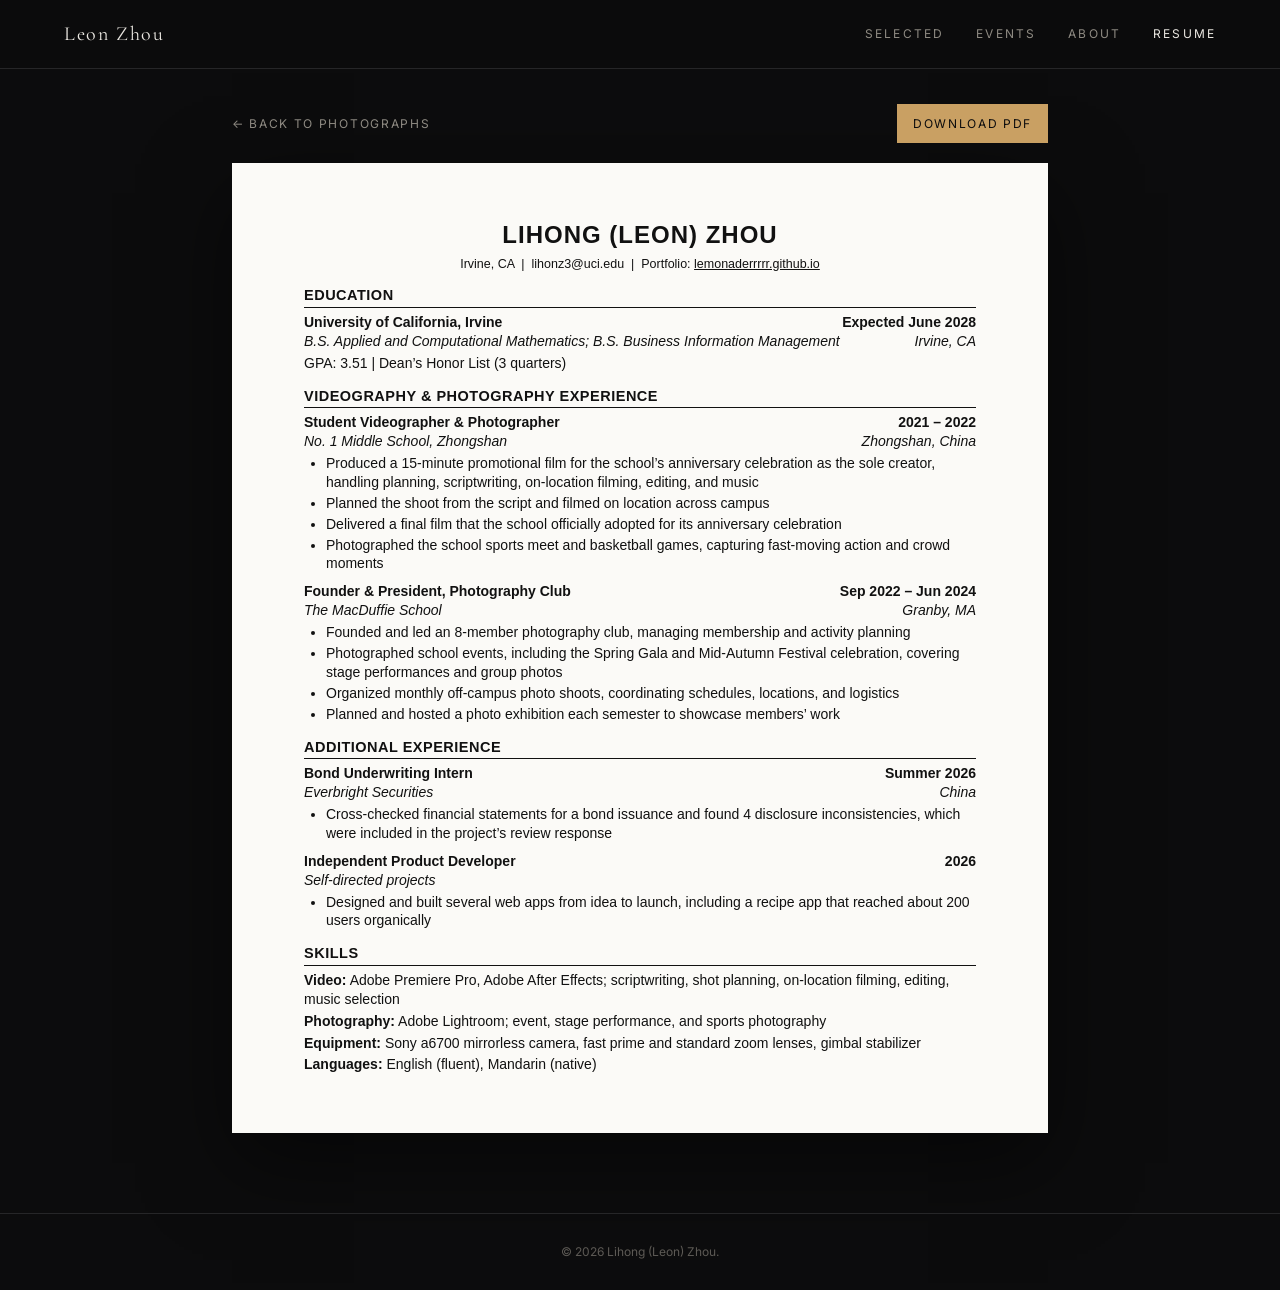
<file: resume/index.html>
<!doctype html>
<html lang="en">
<head>
  <meta charset="utf-8">
  <meta name="viewport" content="width=device-width, initial-scale=1">
  <title>Resume — Leon Zhou</title>
  <meta name="description" content="Resume of Lihong (Leon) Zhou: videography and photography experience, education and skills.">
  <meta name="theme-color" content="#0c0c0d">
  <link rel="icon" href="data:image/svg+xml,%3Csvg xmlns='http://www.w3.org/2000/svg' viewBox='0 0 32 32'%3E%3Crect width='32' height='32' fill='%230c0c0d'/%3E%3Ccircle cx='16' cy='16' r='9' fill='none' stroke='%23c9a063' stroke-width='2'/%3E%3Ccircle cx='16' cy='16' r='3' fill='%23c9a063'/%3E%3C/svg%3E">
  <link rel="preconnect" href="https://fonts.googleapis.com">
  <link rel="preconnect" href="https://fonts.gstatic.com" crossorigin>
  <link href="https://fonts.googleapis.com/css2?family=Cormorant+Garamond:ital,wght@0,300;0,400;1,400&family=Inter:wght@400;500&display=swap" rel="stylesheet">
  <link rel="stylesheet" href="../css/site.css">
</head>
<body class="resume-body">
  <header class="nav solid">
    <a class="brand" href="../">Leon Zhou</a>
    <nav>
      <a class="opt" href="../#selected">Selected</a>
      <a href="../#events">Events</a>
      <a href="../#about">About</a>
      <a href="./" aria-current="page">Resume</a>
    </nav>
  </header>

  <main class="resume-page">
    <div class="resume-bar">
      <a href="../">← Back to photographs</a>
      <a class="btn" href="Lihong-Zhou-Resume.pdf" download>Download PDF</a>
    </div>
    <article class="paper">
      <h1>LIHONG (LEON) ZHOU</h1><div class="contact">Irvine, CA&nbsp; | &nbsp;lihonz3@uci.edu&nbsp; | &nbsp;Portfolio: <a href="https://lemonaderrrrr.github.io" style="color:inherit">lemonaderrrrr.github.io</a></div><h2>Education</h2><div class="entry"><div class="row org"><span>University of California, Irvine</span><span>Expected June 2028</span></div><div class="row sub"><span>B.S. Applied and Computational Mathematics; B.S. Business Information Management</span><span>Irvine, CA</span></div><div>GPA: 3.51  |  Dean’s Honor List (3 quarters)</div></div><h2>Videography &amp; Photography Experience</h2><div class="entry"><div class="row org"><span>Student Videographer &amp; Photographer</span><span>2021 – 2022</span></div><div class="row sub"><span>No. 1 Middle School, Zhongshan</span><span>Zhongshan, China</span></div><ul><li>Produced a 15-minute promotional film for the school’s anniversary celebration as the sole creator, handling planning, scriptwriting, on-location filming, editing, and music</li><li>Planned the shoot from the script and filmed on location across campus</li><li>Delivered a final film that the school officially adopted for its anniversary celebration</li><li>Photographed the school sports meet and basketball games, capturing fast-moving action and crowd moments</li></ul></div><div class="entry"><div class="row org"><span>Founder &amp; President, Photography Club</span><span>Sep 2022 – Jun 2024</span></div><div class="row sub"><span>The MacDuffie School</span><span>Granby, MA</span></div><ul><li>Founded and led an 8-member photography club, managing membership and activity planning</li><li>Photographed school events, including the Spring Gala and Mid-Autumn Festival celebration, covering stage performances and group photos</li><li>Organized monthly off-campus photo shoots, coordinating schedules, locations, and logistics</li><li>Planned and hosted a photo exhibition each semester to showcase members’ work</li></ul></div><h2>Additional Experience</h2><div class="entry"><div class="row org"><span>Bond Underwriting Intern</span><span>Summer 2026</span></div><div class="row sub"><span>Everbright Securities</span><span>China</span></div><ul><li>Cross-checked financial statements for a bond issuance and found 4 disclosure inconsistencies, which were included in the project’s review response</li></ul></div><div class="entry"><div class="row org"><span>Independent Product Developer</span><span>2026</span></div><div class="row sub"><span>Self-directed projects</span><span></span></div><ul><li>Designed and built several web apps from idea to launch, including a recipe app that reached about 200 users organically</li></ul></div><h2>Skills</h2><div class="skill"><b>Video:</b> Adobe Premiere Pro, Adobe After Effects; scriptwriting, shot planning, on-location filming, editing, music selection</div><div class="skill"><b>Photography:</b> Adobe Lightroom; event, stage performance, and sports photography</div><div class="skill"><b>Equipment:</b> Sony a6700 mirrorless camera, fast prime and standard zoom lenses, gimbal stabilizer</div><div class="skill"><b>Languages:</b> English (fluent), Mandarin (native)</div>
    </article>
  </main>

  <footer>
    <p>© 2026 Lihong (Leon) Zhou.</p>
  </footer>
</body>
</html>
</file>
<file: css/site.css>
:root {
  --bg: #0c0c0d;
  --surface: #151517;
  --text: #ebe8e2;
  --muted: #8f8b83;
  --faint: #5d5a55;
  --line: #262628;
  --accent: #c9a063;
  --serif: "Cormorant Garamond", "Iowan Old Style", Georgia, serif;
  --sans: "Inter", -apple-system, "Helvetica Neue", Arial, sans-serif;
  --gutter: clamp(16px, 5vw, 64px);
  color-scheme: dark;
}

* { box-sizing: border-box; }
html { scroll-behavior: smooth; }
body {
  margin: 0;
  background: var(--bg);
  color: var(--text);
  font-family: var(--sans);
  font-size: 15px;
  line-height: 1.6;
  -webkit-font-smoothing: antialiased;
}
img { display: block; max-width: 100%; height: auto; }
a { color: inherit; }

/* nav */
.nav {
  position: fixed; inset: 0 0 auto 0; z-index: 10;
  display: flex; justify-content: space-between; align-items: center;
  padding: 18px var(--gutter);
  transition: background .4s, border-color .4s;
  border-bottom: 1px solid transparent;
}
.nav.solid { background: rgba(12, 12, 13, .82); backdrop-filter: blur(10px); -webkit-backdrop-filter: blur(10px); border-color: var(--line); }
.brand { font-family: var(--serif); font-size: 20px; letter-spacing: .08em; text-decoration: none; }
.nav nav { display: flex; gap: clamp(14px, 3vw, 32px); }
.nav nav a { font-size: 12px; letter-spacing: .18em; text-transform: uppercase; text-decoration: none; color: var(--muted); transition: color .2s; }
.nav nav a:hover, .nav nav a:focus-visible { color: var(--text); }

/* title card */
.title {
  min-height: 100svh;
  display: flex; flex-direction: column; align-items: center; justify-content: center;
  text-align: center; padding: 0 var(--gutter); position: relative;
}
.kicker { font-size: 11px; letter-spacing: .32em; text-transform: uppercase; color: var(--muted); margin: 0 0 18px; }
.title h1 {
  font-family: var(--serif); font-weight: 300;
  font-size: clamp(56px, 12vw, 148px); line-height: .95; letter-spacing: .02em; margin: 0;
}
.cue { position: absolute; bottom: 36px; left: 50%; width: 1px; height: 56px; transform: translateX(-50%); overflow: hidden; }
.cue span { position: absolute; inset: 0; background: linear-gradient(var(--accent), transparent); animation: drip 2.4s ease-in-out infinite; }
@keyframes drip { 0% { transform: translateY(-100%); } 60%, 100% { transform: translateY(100%); } }

/* section heads */
section { padding: 0 var(--gutter); }
.section-head { max-width: 1100px; margin: 0 auto; padding: 120px 0 56px; border-top: 1px solid var(--line); }
.title + .selected .section-head { border-top: 0; padding-top: 40px; }
.section-head h2 { font-family: var(--serif); font-weight: 400; font-size: clamp(34px, 5vw, 52px); margin: 0 0 10px; }
.section-head p { color: var(--muted); max-width: 560px; margin: 0; }

/* selected frames */
.frame { max-width: 1100px; margin: 0 auto 128px; }
.frame .shot { display: block; cursor: zoom-in; }
.frame img { width: 100%; max-height: 86vh; object-fit: contain; background: var(--surface); }
.frame figcaption { display: grid; grid-template-columns: 48px 1fr; column-gap: 16px; margin-top: 22px; }
.frame .no { grid-row: span 2; font-family: var(--serif); font-size: 15px; color: var(--accent); padding-top: 4px; }
.frame .desc { font-family: var(--serif); font-size: clamp(18px, 2vw, 21px); line-height: 1.45; margin: 0; max-width: 62ch; }
.meta { font-size: 11px; letter-spacing: .14em; text-transform: uppercase; color: var(--faint); margin: 10px 0 0; }

.frame.portrait { display: grid; grid-template-columns: minmax(0, 1fr) minmax(0, 1fr); gap: 48px; align-items: end; }
.frame.portrait img { max-height: 88vh; width: auto; margin-left: auto; }
.frame.portrait figcaption { margin: 0 0 24px; }

/* events */
.group { max-width: 1100px; margin: 0 auto 72px; }
.group-head { display: flex; justify-content: space-between; align-items: baseline; gap: 16px; flex-wrap: wrap; margin-bottom: 18px; }
.group-head h3 { font-family: var(--serif); font-weight: 400; font-size: 26px; margin: 0; }
.group-head .meta { margin: 0; }
.grid { display: grid; grid-template-columns: repeat(auto-fill, minmax(min(100%, 250px), 1fr)); gap: 8px; }
.tile { display: block; overflow: hidden; background: var(--surface); cursor: zoom-in; }
.tile img { width: 100%; aspect-ratio: 3 / 2; object-fit: cover; transition: transform .6s ease, opacity .3s; opacity: .92; }
.tile:hover img, .tile:focus-visible img { transform: scale(1.03); opacity: 1; }

/* about */
.about { padding-bottom: 96px; }
.about-body { max-width: 1100px; margin: 0 auto; display: grid; grid-template-columns: 1.4fr 1fr; gap: 64px; }
.bio p { margin: 0 0 18px; color: #d6d2ca; max-width: 60ch; }
.facts { margin: 0; display: grid; grid-template-columns: auto 1fr; gap: 14px 24px; align-content: start; }
.facts dt { font-size: 11px; letter-spacing: .16em; text-transform: uppercase; color: var(--faint); padding-top: 3px; }
.facts dd { margin: 0; }
.facts a { text-decoration-color: var(--accent); text-underline-offset: 4px; }

footer { border-top: 1px solid var(--line); padding: 28px var(--gutter); text-align: center; }
footer p { margin: 0; font-size: 12px; color: var(--faint); }

/* lightbox */
.lightbox {
  position: fixed; inset: 0; z-index: 50; background: rgba(8, 8, 9, .97);
  display: grid; grid-template-columns: 64px 1fr 64px; align-items: center;
}
.lightbox[hidden] { display: none; }
.lightbox figure { margin: 0; grid-column: 2; display: flex; flex-direction: column; align-items: center; min-width: 0; }
.lightbox img { max-width: 100%; max-height: 84vh; width: auto; object-fit: contain; transition: opacity .25s; }
.lightbox figcaption { margin-top: 16px; font-size: 13px; color: var(--muted); letter-spacing: .06em; text-align: center; }
.lightbox button {
  background: none; border: 0; color: var(--muted); font-size: 40px; line-height: 1; cursor: pointer;
  width: 64px; height: 64px; transition: color .2s; font-family: var(--serif);
}
.lightbox button:hover, .lightbox button:focus-visible { color: var(--text); }
.lb-close { position: absolute; top: 12px; right: 12px; }
.lb-prev { grid-column: 1; } .lb-next { grid-column: 3; }

/* reveal on scroll */
.reveal { opacity: 0; transform: translateY(24px); transition: opacity 1s ease, transform 1s ease; }
.reveal.in { opacity: 1; transform: none; }
.no-js .reveal { opacity: 1; transform: none; }

:focus-visible { outline: 1px solid var(--accent); outline-offset: 3px; }

@media (max-width: 760px) {
  body { font-size: 14px; }
  .frame { margin-bottom: 88px; }
  .frame figcaption { grid-template-columns: 34px 1fr; column-gap: 10px; }
  .frame.portrait { grid-template-columns: 1fr; gap: 0; }
  .frame.portrait img { width: 100%; max-height: none; margin: 0; }
  .frame.portrait figcaption { margin: 22px 0 0; }
  .about-body { grid-template-columns: 1fr; gap: 40px; }
  .section-head { padding-top: 88px; }
  .lightbox { grid-template-columns: 44px 1fr 44px; }
  .lightbox button { width: 44px; font-size: 32px; }
}

@media (prefers-reduced-motion: reduce) {
  html { scroll-behavior: auto; }
  .reveal { opacity: 1; transform: none; transition: none; }
  .cue span { animation: none; }
  .tile img { transition: none; }
}

/* resume: hover peek in nav */
.nav nav a.has-preview { position: relative; }
.peek {
  position: absolute; top: calc(100% + 16px); right: 0; width: 220px;
  padding: 8px 8px 10px; background: var(--surface); border: 1px solid var(--line);
  box-shadow: 0 18px 40px rgba(0, 0, 0, .55);
  opacity: 0; visibility: hidden; transform: translateY(-6px); pointer-events: none;
  transition: opacity .2s, transform .2s, visibility .2s;
  text-transform: none; letter-spacing: normal;
}
.peek::before { content: ""; position: absolute; left: 0; right: 0; top: -18px; height: 18px; }
.peek img { width: 100%; height: auto; background: #fff; }
.peek em { display: block; margin-top: 8px; font-style: normal; font-size: 12px; color: var(--text); }
@media (hover: hover) and (pointer: fine) {
  .has-preview:hover .peek, .has-preview:focus-visible .peek { opacity: 1; visibility: visible; transform: none; pointer-events: auto; }
}
.nav nav a[aria-current="page"] { color: var(--text); }

/* resume: thumbnail card in About */
.side { display: grid; gap: 40px; align-content: start; }
.resume-card { display: block; width: min(100%, 220px); text-decoration: none; }
.resume-card img { width: 100%; height: auto; background: #fff; box-shadow: 0 12px 30px rgba(0, 0, 0, .45); transition: transform .3s; }
.resume-card:hover img, .resume-card:focus-visible img { transform: translateY(-4px); }
.resume-card span { display: block; margin-top: 12px; font-size: 12px; letter-spacing: .14em; text-transform: uppercase; color: var(--muted); }
.resume-card:hover span, .resume-card:focus-visible span { color: var(--text); }

/* resume page */
.resume-page { padding: 104px var(--gutter) 80px; }
.resume-bar { max-width: 816px; margin: 0 auto 20px; display: flex; justify-content: space-between; align-items: center; gap: 16px; flex-wrap: wrap; }
.resume-bar a { font-size: 12px; letter-spacing: .14em; text-transform: uppercase; color: var(--muted); text-decoration: none; }
.resume-bar a:hover { color: var(--text); }
.resume-bar .btn { color: var(--bg); background: var(--accent); padding: 10px 16px; }
.resume-bar .btn:hover, .resume-bar .btn:focus-visible { color: var(--bg); background: #d8b47c; }
.paper {
  max-width: 816px; margin: 0 auto; padding: 56px 72px;
  background: #fbfaf7; color: #111; box-shadow: 0 30px 80px rgba(0, 0, 0, .5);
  font-family: Arial, Helvetica, sans-serif; font-size: 14px; line-height: 1.35;
}
.paper h1 { font-family: inherit; text-align: center; font-size: 24px; font-weight: 700; letter-spacing: 1px; margin: 0 0 4px; }
.paper .contact { text-align: center; font-size: 12.5px; margin-bottom: 8px; }
.paper h2 { font-family: inherit; font-size: 14.5px; font-weight: 700; letter-spacing: .5px; text-transform: uppercase; border-bottom: 1px solid #111; padding-bottom: 1px; margin: 14px 0 5px; }
.paper .row { display: flex; justify-content: space-between; flex-wrap: wrap; gap: 0 16px; }
.paper .org { font-weight: 700; margin-top: 9px; }
.paper h2 + .entry .org { margin-top: 0; }
.paper .sub { font-style: italic; margin-bottom: 3px; }
.paper ul { margin: 0; padding-left: 22px; }
.paper li { margin-bottom: 2px; }
.paper .skill { margin-bottom: 3px; }
.paper a { color: inherit; }

@media (max-width: 760px) {
  .resume-page { padding-top: 88px; }
  .paper { padding: 28px 20px; font-size: 13.5px; }
  .paper h1 { font-size: 20px; }
}
.brand { white-space: nowrap; }
@media (max-width: 520px) {
  .nav nav { gap: 14px; }
  .nav nav a { font-size: 11px; letter-spacing: .12em; }
  .nav nav a.opt { display: none; }
}
</file>
